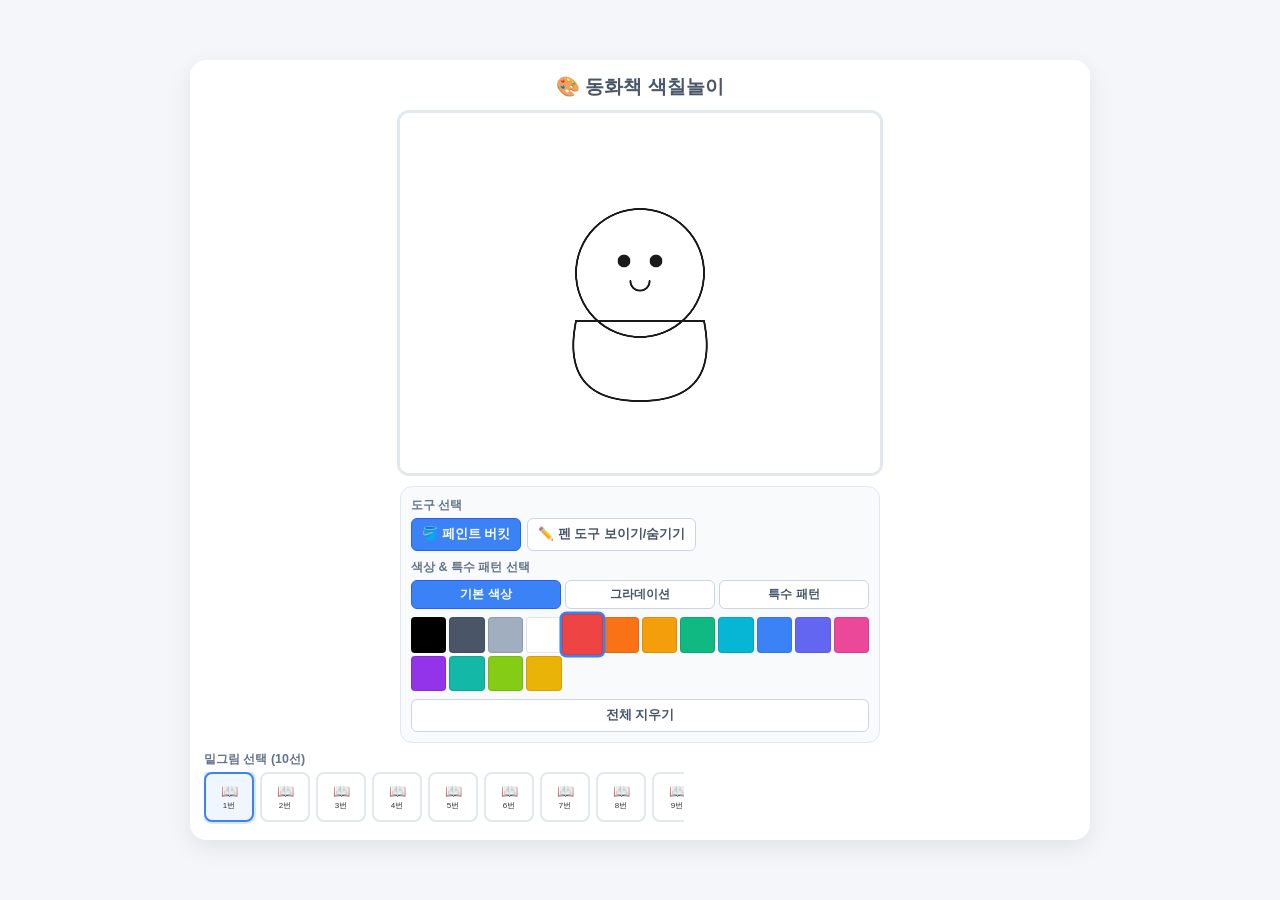
<file: index.html>
<!DOCTYPE html>
<html lang="ko">
<head>
    <meta charset="UTF-8">
    <meta name="viewport" content="width=device-width, initial-scale=1.0, maximum-scale=1.0, user-scalable=no">
    <title>동화책 감성 색칠놀이</title>
    <link rel="stylesheet" href="css/style.css">
</head>
<body>
    <div class="app-container">
        <header>
            <h1>🎨 동화책 색칠놀이</h1>
        </header>

        <div class="main-content">
            <!-- 캔버스 영역 -->
            <div class="canvas-wrapper">
                <canvas id="coloringCanvas" width="600" height="450"></canvas>
            </div>

            <!-- 도구 및 팔레트 패널 -->
            <div class="control-panel">
                <!-- 도구 선택 (기본 페인트 버킷 / 펜 숨김 토글) -->
                <div class="control-group">
                    <span class="control-label">도구 선택</span>
                    <div class="btn-row">
                        <button class="tool-btn active" data-tool="bucket">🪣 페인트 버킷</button>
                        <button class="tool-btn" data-tool="toggle-pen">✏️ 펜 도구 보이기/숨기기</button>
                    </div>
                </div>

                <!-- 숨겨진 펜 도구 (사인펜 / 색연필) -->
                <div class="control-group pen-tools-container" id="penToolsContainer" style="display: none;">
                    <span class="control-label">세부 드로잉 펜</span>
                    <div class="btn-row">
                        <button class="sub-tool-btn active" data-subtool="signpen">사인펜</button>
                        <button class="sub-tool-btn" data-subtool="pencil">색연필</button>
                    </div>
                </div>

                <!-- 색상 및 패턴 팔레트 (단색 + 그라데이션 + 특수 패턴) -->
                <div class="control-group">
                    <span class="control-label">색상 & 특수 패턴 선택</span>
                    <div class="palette-tabs">
                        <button class="p-tab active" data-tab="solid">기본 색상</button>
                        <button class="p-tab" data-tab="gradient">그라데이션</button>
                        <button class="p-tab" data-tab="pattern">특수 패턴</button>
                    </div>
                    
                    <!-- 단색 팔레트 -->
                    <div class="palette-content active" id="paletteSolid">
                        <div class="color-palette" id="solidPalette"></div>
                    </div>
                    <!-- 그라데이션 팔레트 -->
                    <div class="palette-content" id="paletteGradient" style="display: none;">
                        <div class="pattern-palette" id="gradientPalette"></div>
                    </div>
                    <!-- 특수 패턴 팔레트 -->
                    <div class="palette-content" id="palettePattern" style="display: none;">
                        <div class="pattern-palette" id="patternPalette"></div>
                    </div>
                </div>

                <!-- 초기화 버튼 -->
                <div class="control-group">
                    <button id="clearBtn" class="action-btn">전체 지우기</button>
                </div>
            </div>
        </div>

        <!-- 하단 밑그림 10선 선택 슬라이더 -->
        <div class="sketch-selector">
            <span class="control-label" style="margin-bottom: 4px; display: block;">밑그림 선택 (10선)</span>
            <div class="sketch-grid" id="sketch-grid"></div>
        </div>
    </div>

    <script src="js/app.js"></script>
</body>
</html>
</file>
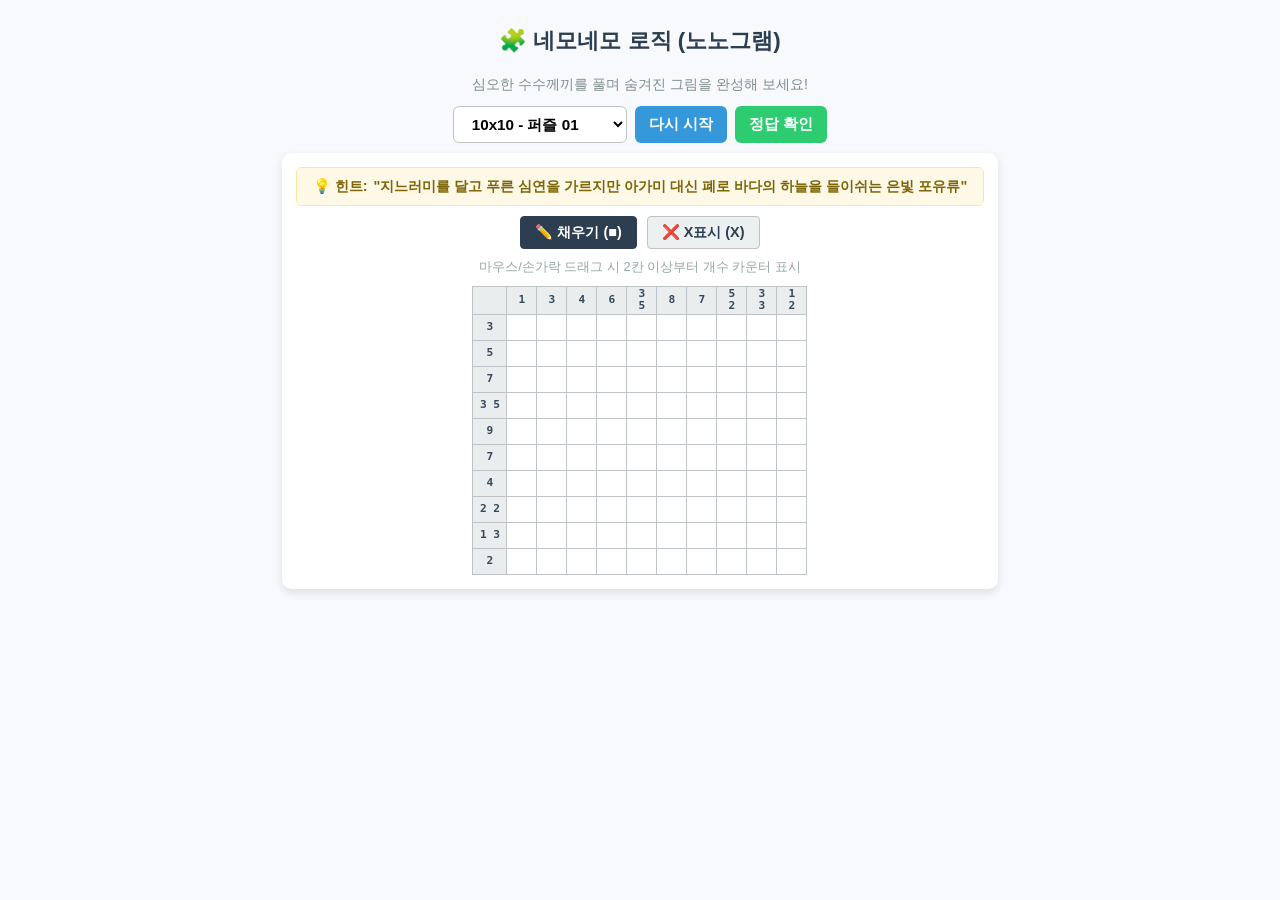
<file: nonogram.html>
<!DOCTYPE html>
<html lang="ko">
<head>
    <meta charset="UTF-8">
    <meta name="viewport" content="width=device-width, initial-scale=1.0, maximum-scale=1.0, user-scalable=no">
    <title>스마트 네모네모 로직 (마스터 에디션)</title>
    <style>
        body {
            font-family: 'Arial', sans-serif;
            background-color: #f7f9fc;
            display: flex;
            flex-direction: column;
            align-items: center;
            justify-content: center;
            margin: 0;
            padding: 10px;
            user-select: none;
            -webkit-user-select: none;
        }
        h1 {
            color: #2c3e50;
            font-size: 1.4rem;
            margin-bottom: 5px;
            text-align: center;
        }
        p.subtitle {
            color: #7f8c8d;
            font-size: 0.9rem;
            margin-bottom: 12px;
            text-align: center;
        }
        .controls {
            margin-bottom: 10px;
            display: flex;
            gap: 8px;
            flex-wrap: wrap;
            justify-content: center;
            align-items: center;
        }
        select, button {
            padding: 8px 14px;
            font-size: 0.95rem;
            border-radius: 6px;
            border: 1px solid #bdc3c7;
            background-color: #fff;
            cursor: pointer;
            font-weight: bold;
        }
        button {
            background-color: #3498db;
            color: white;
            border: none;
        }
        button:active {
            background-color: #2980b9;
        }
        .game-layout {
            display: flex;
            flex-direction: column;
            align-items: center;
            gap: 10px;
            background: white;
            padding: 14px;
            border-radius: 10px;
            box-shadow: 0 4px 10px rgba(0,0,0,0.1);
            max-width: 100%;
            overflow: auto;
            position: relative;
        }
        .hint-banner {
            background-color: #fef9e7;
            border: 1px solid #f9e79f;
            color: #7d6608;
            padding: 8px 16px;
            border-radius: 6px;
            font-size: 0.9rem;
            font-weight: bold;
            display: flex;
            align-items: center;
            gap: 6px;
            max-width: 90vw;
            box-sizing: border-box;
            line-height: 1.4;
        }
        #board-container {
            touch-action: none;
            overflow: auto;
            max-width: 100%;
        }
        table.nonogram-table {
            border-collapse: collapse;
            margin: 0 auto;
            touch-action: none;
        }
        .nonogram-table td {
            border: 1px solid #bdc3c7;
            text-align: center;
            vertical-align: middle;
            font-weight: bold;
            padding: 0;
            user-select: none;
            -webkit-user-select: none;
        }
        .nonogram-table.size-5 td {
            width: 36px;
            height: 36px;
            font-size: 0.85rem;
        }
        .nonogram-table.size-7 td {
            width: 30px;
            height: 30px;
            font-size: 0.78rem;
        }
        .nonogram-table.size-10 td {
            width: 25px;
            height: 25px;
            font-size: 0.72rem;
        }
        .nonogram-table.size-10 .hint-cell {
            font-size: 0.7rem;
            line-height: 1.1;
            padding: 1px 2px;
        }
        .nonogram-table.size-21 td {
            width: 17px;
            height: 17px;
            font-size: 0.58rem;
        }
        .nonogram-table.size-21 .hint-cell {
            font-size: 0.6rem;
            line-height: 1.05;
            padding: 1px;
        }
        .hint-cell {
            background-color: #eaeded;
            color: #34495e;
            font-family: monospace;
            white-space: pre-wrap;
            line-height: 1.15;
            font-size: 0.75rem;
            transition: background-color 0.2s, color 0.2s;
        }

        @keyframes blinkHint {
            0%, 100% {
                background-color: #eaeded;
                color: #34495e;
            }
            50% {
                background-color: #fadbd8;
                color: #c0392b;
                box-shadow: inset 0 0 0 2px #e74c3c;
            }
        }

        .hint-cell.blink-error {
            animation: blinkHint 0.8s ease-in-out infinite;
            position: relative;
            z-index: 5;
        }

        .play-cell {
            background-color: #ffffff;
            cursor: pointer;
            transition: background-color 0.05s;
        }
        .play-cell:hover {
            background-color: #eaf2f8;
        }
        .play-cell.filled {
            background-color: #2c3e50 !important;
        }
        .play-cell.marked::after {
            content: '✕';
            color: #e74c3c;
            font-size: 1rem;
        }
        .nonogram-table.size-10 .play-cell.marked::after {
            font-size: 0.88rem;
        }
        .nonogram-table.size-21 .play-cell.marked::after {
            font-size: 0.75rem;
        }
        .mode-selector {
            display: flex;
            gap: 10px;
        }
        .mode-btn {
            padding: 6px 14px;
            font-size: 0.9rem;
            border-radius: 4px;
            border: 1px solid #bdc3c7;
            background: #ecf0f1;
            color: #2c3e50;
            cursor: pointer;
        }
        .mode-btn.active {
            background: #2c3e50;
            color: white;
            border-color: #2c3e50;
        }
        .tip-text {
            font-size: 0.8rem;
            color: #95a5a6;
            text-align: center;
        }
        .message {
            margin-top: 10px;
            font-size: 1rem;
            line-height: 1.5;
            font-weight: bold;
            text-align: center;
            min-height: 26px;
        }

        #drag-counter {
            position: fixed;
            display: none;
            pointer-events: none;
            background-color: #e74c3c;
            color: #ffffff;
            font-weight: 900;
            font-size: 0.88rem;
            padding: 3px 8px;
            border-radius: 12px;
            box-shadow: 0 3px 8px rgba(0,0,0,0.3);
            z-index: 10000;
            transform: translate(16px, -26px);
            white-space: nowrap;
            letter-spacing: 0.5px;
        }
    </style>
</head>
<body>

    <div id="drag-counter">2</div>

    <h1>🧩 네모네모 로직 (노노그램)</h1>
    <p class="subtitle">심오한 수수께끼를 풀며 숨겨진 그림을 완성해 보세요!</p>

    <div class="controls">
        <select id="stageSelect" onchange="initGame()">
            <optgroup label="⭐ 10 x 10 퍼즐 (신규 정예 10제)">
                <option value="10_0" selected>10x10 - 퍼즐 01</option>
                <option value="10_1">10x10 - 퍼즐 02</option>
                <option value="10_2">10x10 - 퍼즐 03</option>
                <option value="10_3">10x10 - 퍼즐 04</option>
                <option value="10_4">10x10 - 퍼즐 05</option>
                <option value="10_5">10x10 - 퍼즐 06</option>
                <option value="10_6">10x10 - 퍼즐 07</option>
                <option value="10_7">10x10 - 퍼즐 08</option>
                <option value="10_8">10x10 - 퍼즐 09</option>
                <option value="10_9">10x10 - 퍼즐 10</option>
            </optgroup>
            <optgroup label="👑 21 x 21 퍼즐 (마스터 15제)">
                <option value="21_0">21x21 - 퍼즐 01</option>
                <option value="21_1">21x21 - 퍼즐 02</option>
                <option value="21_2">21x21 - 퍼즐 03</option>
                <option value="21_3">21x21 - 퍼즐 04</option>
                <option value="21_4">21x21 - 퍼즐 05</option>
                <option value="21_5">21x21 - 퍼즐 06</option>
                <option value="21_6">21x21 - 퍼즐 07</option>
                <option value="21_7">21x21 - 퍼즐 08</option>
                <option value="21_8">21x21 - 퍼즐 09</option>
                <option value="21_9">21x21 - 퍼즐 10</option>
                <option value="21_10">21x21 - 퍼즐 11</option>
                <option value="21_11">21x21 - 퍼즐 12</option>
                <option value="21_12">21x21 - 퍼즐 13</option>
                <option value="21_13">21x21 - 퍼즐 14</option>
                <option value="21_14">21x21 - 퍼즐 15</option>
            </optgroup>
            <optgroup label="🌿 7 x 7 퍼즐 (도전 20제)">
                <option value="7_0">7x7 - 퍼즐 01</option>
                <option value="7_1">7x7 - 퍼즐 02</option>
                <option value="7_2">7x7 - 퍼즐 03</option>
                <option value="7_3">7x7 - 퍼즐 04</option>
                <option value="7_4">7x7 - 퍼즐 05</option>
                <option value="7_5">7x7 - 퍼즐 06</option>
                <option value="7_6">7x7 - 퍼즐 07</option>
                <option value="7_7">7x7 - 퍼즐 08</option>
                <option value="7_8">7x7 - 퍼즐 09</option>
                <option value="7_9">7x7 - 퍼즐 10</option>
                <option value="7_10">7x7 - 퍼즐 11</option>
                <option value="7_11">7x7 - 퍼즐 12</option>
                <option value="7_12">7x7 - 퍼즐 13</option>
                <option value="7_13">7x7 - 퍼즐 14</option>
                <option value="7_14">7x7 - 퍼즐 15</option>
                <option value="7_15">7x7 - 퍼즐 16</option>
                <option value="7_16">7x7 - 퍼즐 17</option>
                <option value="7_17">7x7 - 퍼즐 18</option>
                <option value="7_18">7x7 - 퍼즐 19</option>
                <option value="7_19">7x7 - 퍼즐 20</option>
            </optgroup>
            <optgroup label="🌱 5 x 5 퍼즐 (입문 20제)">
                <option value="5_0">5x5 - 퍼즐 01</option>
                <option value="5_1">5x5 - 퍼즐 02</option>
                <option value="5_2">5x5 - 퍼즐 03</option>
                <option value="5_3">5x5 - 퍼즐 04</option>
                <option value="5_4">5x5 - 퍼즐 05</option>
                <option value="5_5">5x5 - 퍼즐 06</option>
                <option value="5_6">5x5 - 퍼즐 07</option>
                <option value="5_7">5x5 - 퍼즐 08</option>
                <option value="5_8">5x5 - 퍼즐 09</option>
                <option value="5_9">5x5 - 퍼즐 10</option>
                <option value="5_10">5x5 - 퍼즐 11</option>
                <option value="5_11">5x5 - 퍼즐 12</option>
                <option value="5_12">5x5 - 퍼즐 13</option>
                <option value="5_13">5x5 - 퍼즐 14</option>
                <option value="5_14">5x5 - 퍼즐 15</option>
                <option value="5_15">5x5 - 퍼즐 16</option>
                <option value="5_16">5x5 - 퍼즐 17</option>
                <option value="5_17">5x5 - 퍼즐 18</option>
                <option value="5_18">5x5 - 퍼즐 19</option>
                <option value="5_19">5x5 - 퍼즐 20</option>
            </optgroup>
        </select>
        <button onclick="initGame()">다시 시작</button>
        <button onclick="checkAnswer()" style="background-color: #2ecc71;">정답 확인</button>
    </div>

    <div class="game-layout">
        <div class="hint-banner" id="hintBanner">
            <span>💡 힌트:</span> <span id="hintText">로딩 중...</span>
        </div>

        <div class="mode-selector">
            <button class="mode-btn active" id="modeFill" onclick="setMode('fill')">✏️ 채우기 (■)</button>
            <button class="mode-btn" id="modeMark" onclick="setMode('mark')">❌ X표시 (X)</button>
        </div>
        <div class="tip-text">마우스/손가락 드래그 시 2칸 이상부터 개수 카운터 표시</div>
        <div id="board-container"></div>
    </div>

    <div class="message" id="message"></div>

    <script>
        let size = 10;
        let solution = [];
        let playerBoard = [];
        let currentMode = 'fill';
        let currentTitle = '';
        
        let isDragging = false;
        let startR = -1;
        let startC = -1;
        let dragTargetVal = 0;
        let boardSnapshot = [];
        let activeLineCells = [];
        let touchEventsInitialized = false;

        function parseGrid(arr) {
            return arr.map(row => row.split('').map(Number));
        }

        const puzzleDatabase = {
            5: [
                { title: "돛단배", hint: "바람의 숨결을 빌려 푸른 심연의 등뼈를 타넘는 삼각의 방랑자", grid: parseGrid(["01000","01100","01111","11110","00100"]) },
                { title: "오리", hint: "물밑에선 쉼 없이 발버둥 치며 수면 위에선 태연히 미끄러지는 깃털", grid: parseGrid(["01100","11100","00111","01111","00110"]) },
                { title: "열쇠", hint: "맞물린 톱니의 비밀을 풀어 굳게 닫힌 경계를 허무는 쇠붙이", grid: parseGrid(["01100","11110","00100","00110","00111"]) },
                { title: "계단", hint: "중력을 거슬러 하늘로 딛거나, 대지의 품으로 침묵하며 꺾여 내려가는 발판", grid: parseGrid(["11000","11110","01111","00111","00011"]) },
                { title: "머그컵", hint: "속을 비워 뜨거운 온기를 품고, 둥근 귀 하나로 사람의 손길을 붙잡는 그릇", grid: parseGrid(["11110","10011","10011","11110","01100"]) },
                { title: "우산", hint: "하늘이 눈물 흘릴 때만 뼈대를 펼쳐 지상의 머리를 감싸는 방패", grid: parseGrid(["01110","11111","00100","00100","01100"]) },
                { title: "음표", hint: "오선이라는 보이지 않는 줄 위에 매달려 침묵에 소리를 입히는 검은 씨앗", grid: parseGrid(["00111","00101","00101","11101","11011"]) },
                { title: "의자", hint: "네 개의 발을 딛고 서서 오직 남의 무게만을 온전히 짊어지는 침묵의 자리", grid: parseGrid(["11000","11000","11111","11011","10001"]) },
                { title: "새싹", hint: "어둠의 껍질을 찢고 솟아올라 태양의 빛줄기를 두 팔 벌려 맞이하는 첫 숨", grid: parseGrid(["01100","11101","00111","00100","01110"]) },
                { title: "비행기", hint: "거대한 쇠의 날개로 대기의 흐름을 가르고 국경의 선을 지워버리는 은빛 새", grid: parseGrid(["00100","01110","11111","00100","01111"]) },
                { title: "모래시계", hint: "두 개의 방을 오가며 한 알의 먼지로 영원을 갉아먹는 시간의 감옥", grid: parseGrid(["11111","01110","00100","01110","11111"]) },
                { title: "버섯", hint: "그늘진 축축함 속에서 피어나 지혜의 모자를 쓰고 홀로 선 균사", grid: parseGrid(["01110","11111","00100","00100","01110"]) },
                { title: "닻", hint: "거친 파도 속으로 제 몸을 던져 거인의 발목을 바닥에 묶어두는 쇠갈고리", grid: parseGrid(["00100","10101","01110","00100","11111"]) },
                { title: "나비", hint: "추한 허물을 벗어던지고 공중의 꽃잎이 되어 춤추는 봄의 환영", grid: parseGrid(["11011","11111","00100","11111","11011"]) },
                { title: "가위", hint: "하나의 심장을 나누어 가진 두 날이 마주칠 때마다 세상의 인연을 가르는 도구", grid: parseGrid(["11011","11011","00100","01010","10001"]) },
                { title: "전구", hint: "가느다란 심장에 번개를 가두어 밤을 낮으로 바꾸는 유리 알", grid: parseGrid(["01110","11111","11111","01110","00100"]) },
                { title: "활", hint: "제 등을 활처럼 휘어 침묵의 화살에 분노의 속도를 실어 보내는 무기", grid: parseGrid(["01100","10010","10001","10010","01100"]) },
                { title: "나무", hint: "대지의 깊은 곳을 움켜쥐고 하늘을 향해 무수한 푸른 손을 뻗는 거인", grid: parseGrid(["00100","01110","11111","00100","00100"]) },
                { title: "하트", hint: "붉은 고동으로 생명을 펌프질하며 모든 시와 노래의 근원이 되는 기관", grid: parseGrid(["01010","11111","11111","01110","00100"]) },
                { title: "달", hint: "스스로 빛나지 못하면서도 어둠 속에서 태양의 얼굴을 은빛으로 훔쳐 비추는 거울", grid: parseGrid(["00110","01100","11000","01100","00110"]) }
            ],
            7: [
                { title: "요트", hint: "엔진의 굉음 없이 하얀 돛폭만으로 바다의 분노를 유희하는 날렵한 칼날", grid: parseGrid(["0010000","0011000","0111100","0010000","1111110","0111100","1101101"]) },
                { title: "커피잔", hint: "검은 액체 위로 피어오르는 아지랑이에 하루의 피로를 녹여내는 작은 연못", grid: parseGrid(["0101000","0010100","1111110","1111101","1111101","0111011","0111110"]) },
                { title: "사과", hint: "낙원의 금기를 깨뜨리고 중력의 법칙을 일깨워준 유혹의 붉은 구체", grid: parseGrid(["0001100","0010100","0111110","1111111","1111111","1111110","0110110"]) },
                { title: "보물 열쇠", hint: "오랜 세월 봉인된 탐욕과 황금의 빗장을 푸는 낡은 금속 조각", grid: parseGrid(["0111000","1101100","1101100","0111000","0010000","0011100","0011111"]) },
                { title: "달팽이", hint: "제 집을 등 뒤에 짊어진 채 은빛 궤적을 그리며 세상에서 가장 느리게 걷는 은둔자", grid: parseGrid(["0011100","0110110","0101110","0111100","0011010","1111111","0111110"]) },
                { title: "헬리콥터", hint: "날개를 제 머리 위에서 돌려 수직으로 허공을 뚫고 솟구치는 잠자리", grid: parseGrid(["1111110","0010000","0111111","1101101","0111100","0010100","0111100"]) },
                { title: "고양이", hint: "소리 없이 다가와 경계의 눈빛을 거두지 않는 밤의 지배자", grid: parseGrid(["1100011","1110111","1111111","1011111","1110111","0111110","0011100"]) },
                { title: "선인장", hint: "타는 갈증을 제 몸 안에 가두고 무수한 가시로 사막의 침략자를 밀어내는 파수꾼", grid: parseGrid(["0001100","1101100","1101111","0111101","0001100","0111110","0011100"]) },
                { title: "피아노", hint: "흑과 백, 여든여덟 개의 계단을 오르내리며 영혼을 흔드는 울림의 거목", grid: parseGrid(["1111111","1111110","1010110","1111110","1000010","1000010","1101011"]) },
                { title: "왕관", hint: "피와 권세로 벼려내어 오직 한 사람의 이마만을 허락하는 황금 족쇄", grid: parseGrid(["1001000","1101011","1111111","0111110","0101010","1111111","1111111"]) },
                { title: "해마", hint: "말의 머리와 용의 비늘을 품고 바닷말 숲에 꼬리를 감아 숨죽인 기사", grid: parseGrid(["0011000","0111100","0011000","0011100","0001100","0011000","0110000"]) },
                { title: "다이아몬드", hint: "수억 년 지하의 고열과 압력을 견뎌내고 태어난 지상에서 가장 단단한 빛", grid: parseGrid(["0001000","0011100","0111110","1111111","0111110","0011100","0001000"]) },
                { title: "등대", hint: "폭풍우 치는 암흑의 수평선에 외눈박이 빛줄기를 쏘아 길 잃은 배를 부르는 기둥", grid: parseGrid(["0001000","0011100","0011100","0111110","0111110","1111111","1111111"]) },
                { title: "전갈", hint: "모래 속에 숨어 독이 오른 꼬리를 치켜들고 죽음의 입맞춤을 기다리는 사막의 자객", grid: parseGrid(["0000110","0000011","0111001","1111101","0111110","1000001","0110110"]) },
                { title: "나침반", hint: "흔들리는 세상 한가운데서도 오직 보이지 않는 북극만을 가리키며 떠는 바늘", grid: parseGrid(["0001000","0011100","0111110","1110111","0111110","0011100","0001000"]) },
                { title: "하프", hint: "천사의 날개를 닮은 활에 줄을 걸어 천상의 선율을 튕겨내는 울림통", grid: parseGrid(["1111110","1000010","1000110","1001100","1011000","1110000","1111111"]) },
                { title: "풍차", hint: "사계절 불어오는 대기의 한숨을 받아 돌을 갈고 가루를 빻는 거대한 바람개비", grid: parseGrid(["1100011","0110110","0011100","1111111","0011100","0110110","1100011"]) },
                { title: "거미", hint: "공중에 투명한 그물을 엮어 제 진동에 걸려든 운명을 기다리는 팔척의 직조공", grid: parseGrid(["1000001","0101010","0011100","1111111","0011100","0101010","1000001"]) },
                { title: "모아이", hint: "망망대해를 등지고 서서 묵묵히 섬의 비밀을 삼킨 채 영원을 응시하는 석상", grid: parseGrid(["0111100","0111100","0110000","0111100","0110000","0111110","1111111"]) },
                { title: "화살", hint: "한 번 시위를 떠나면 뒤돌아보지 않고 오직 과녁의 심장만을 파고드는 직선의 비수", grid: parseGrid(["0000001","0000011","0000101","0001000","0010000","0100000","1000000"]) }
            ],
            10: [
                { title: "돌고래", hint: "지느러미를 달고 푸른 심연을 가르지만 아가미 대신 폐로 바다의 하늘을 들이쉬는 은빛 포유류", grid: parseGrid([
                    "0000111000",
                    "0001111100",
                    "0011111110",
                    "0111011111",
                    "1111111110",
                    "0111111100",
                    "0001111000",
                    "0000110110",
                    "0000100111",
                    "0000000011"
                ]) },
                { title: "체스 나이트", hint: "직선의 규칙을 비웃으며 보이지 않는 장벽을 뛰어넘어 L자로 사냥하는 흑백 판 위의 군마", grid: parseGrid([
                    "0001111000",
                    "0011111100",
                    "0111111100",
                    "1110011100",
                    "1100111100",
                    "0001111100",
                    "0000111110",
                    "0000111110",
                    "0001111111",
                    "0011111111"
                ]) },
                { title: "카메라", hint: "찰나의 빛을 어둠의 상자 속에 가두어 흘러가는 시간을 영원의 침묵으로 박제하는 기계", grid: parseGrid([
                    "0011000000",
                    "0011000110",
                    "1111111110",
                    "1110011111",
                    "1100000111",
                    "1101100111",
                    "1101100111",
                    "1100000111",
                    "1110011111",
                    "1111111110"
                ]) },
                { title: "열기구", hint: "거대한 비단 주머니에 불꽃의 숨결을 불어넣어 바람의 뜻대로 하늘을 유랑하는 바구니", grid: parseGrid([
                    "0000111100",
                    "0001111110",
                    "0011111111",
                    "0011111111",
                    "0001111110",
                    "0000111100",
                    "1100011000",
                    "1110011000",
                    "1111011110",
                    "0110000000"
                ]) },
                { title: "부엉이", hint: "모두가 잠든 암흑 속에서 목을 돌려 진실을 꿰뚫어 보며 지혜의 눈을 번뜩이는 밤의 영물", grid: parseGrid([
                    "0110001100",
                    "1111011110",
                    "1011111010",
                    "1111111100",
                    "0111111110",
                    "0111111111",
                    "0011111111",
                    "1111111111",
                    "0011001100",
                    "0000001100"
                ]) },
                { title: "촛대", hint: "제 몸을 녹여 눈물로 흘리면서도 어둠의 심장에 붉은 불꽃 하나를 꼿꼿이 세운 제단", grid: parseGrid([
                    "0000100000",
                    "0001110000",
                    "0001110000",
                    "0000100000",
                    "0011111000",
                    "0011111000",
                    "0111111000",
                    "0101111010",
                    "0001111110",
                    "1111111111"
                ]) },
                { title: "망원경", hint: "둥근 유리알 두 개를 겹쳐 수억 광년 저편의 과거를 인간의 눈동자 앞으로 당겨오는 원통", grid: parseGrid([
                    "0000000111",
                    "0000001111",
                    "0000011111",
                    "0000111110",
                    "0001111000",
                    "0001111000",
                    "0011101100",
                    "0111000110",
                    "1110000011",
                    "1100000001"
                ]) },
                { title: "만년필", hint: "검은 피를 심장까지 머금고 종이라는 순백의 대지에 영혼의 사유를 새겨나가는 금빛 부리", grid: parseGrid([
                    "0000000011",
                    "0000000111",
                    "0000001111",
                    "0000011110",
                    "0000111100",
                    "0001111000",
                    "0011110000",
                    "0111100000",
                    "1110000000",
                    "1111111111"
                ]) },
                { title: "열대어", hint: "산호초 미로 속을 유영하며 오색찬란한 지느러미로 바다의 꽃잎이 되어 흔들리는 작은 생명", grid: parseGrid([
                    "0000110000",
                    "0001111000",
                    "0011111100",
                    "0111111110",
                    "1101111111",
                    "1111111011",
                    "0111111111",
                    "0011111100",
                    "0001111000",
                    "0001100000"
                ]) },
                { title: "마법 모자", hint: "별과 달의 문양을 수놓은 채 뾰족한 끝을 구부리고 침묵의 지혜를 머리 위에 얹는 고깔", grid: parseGrid([
                    "0000011000",
                    "0000111100",
                    "0000111000",
                    "0001111000",
                    "0001111000",
                    "0011111100",
                    "0011111110",
                    "0111111110",
                    "1111111111",
                    "0111111110"
                ]) }
            ],
            21: [
                { title: "브라키오사우루스", hint: "대륙이 갈라지기 전, 구름 아래 가장 높은 나뭇가지를 꺾어 삼키던 태고의 기둥", grid: parseGrid([
                    "011000000000000000110","111100000000000001111","011110000000000000110","001110000000000000010","000111000000000000001",
                    "000111000000000000001","000011100000000000010","000011110000000000110","000001111110000001100","000001111111100011000",
                    "000011111111111110000","000111111111111111100","001111111111111111100","001111111111111100110","000111111111111000011",
                    "000111000111110000001","000111000111011000000","000111000111001100000","000111000111001100000","001111001111011110000",
                    "111111111111111111111"
                ]) },
                { title: "중세 성", hint: "외적의 칼날을 막아선 거대한 회색 성벽과 허공을 찌르는 뾰족탑의 요새", grid: parseGrid([
                    "000001110000000000000","000001100000000000000","000001000000001110000","000001000000001100000","000101010000001000000",
                    "000111110000010101000","000011100000011111000","000010100000001110000","000011100000001010000","101011101010101110101",
                    "111111111111111111111","111111111111111111111","101110111011111011101","101110111011111011101","111111111111111111111",
                    "111111100000111111111","111111000000011111111","111111010101011111111","111111000000011111111","111111000000011111111",
                    "111111111111111111111"
                ]) },
                { title: "우주 로켓", hint: "중력의 감옥을 탈출하기 위해 꼬리에서 불지옥을 뿜어내며 암흑으로 돌진하는 거인", grid: parseGrid([
                    "000000000000000001100","001000000000000011110","011100000000000111110","001000000000001100110","000000000000011100111",
                    "000000000000111111111","000000000001111111100","000000000011111110000","000000000011011100000","000000000110001100001",
                    "000000000011011000000","000011100001110000000","001111111000000001100","011001111100000011110","110000111110000001100",
                    "110000110011000000000","111001100001000000000","111111100001000000001","011111110011000000000","001111111110000000000",
                    "000011111000000000110"
                ]) },
                { title: "통기타", hint: "비어있기에 비로소 울릴 수 있는 목재의 몸체에 여섯 줄의 영혼을 얹은 악기", grid: parseGrid([
                    "011100000000000000000","111110000000000000000","011100000000000000000","111110000000000000000","001100000000000000000",
                    "000110000000000000000","000011000000000000000","000001100000000000000","000000111000000000000","000000111110000000000",
                    "000001111111000000000","000011111111100000000","000001100111110000000","000000100111111000000","000001111111111100000",
                    "000011111111111110000","000111110011111111000","001111110011111111100","000111111111111111110","000011111111111111111",
                    "000000111111111111110"
                ]) },
                { title: "토코투칸", hint: "자신의 머리통보다 거대한 무지갯빛 부리로 밀림의 열매를 가르는 열대의 파수꾼", grid: parseGrid([
                    "000000111000000000000","000001111100000000000","000011111110000000000","000011011111111110000","000011111111111111100",
                    "000001111111111111110","000001111100111111111","000001111111111111110","000011111111111111000","000111111111110000000",
                    "001111111110000000000","001111111110000000000","011111111100000000000","111111111100000000000","111111111100000000000",
                    "011111111110000000000","111111111111111111111","000111111111111111110","001111000000000011000","001110000000000001100",
                    "000110000000000000100"
                ]) },
                { title: "해적선", hint: "해골 깃발을 나부끼며 대포의 화염으로 수평선을 피로 물들이던 바다의 약탈자", grid: parseGrid([
                    "000000000100000000000","000000001110000000000","000000011111000000000","000000111111100000000","000001111111110000000",
                    "000000000100000000000","000011100100111000000","000111110101111100000","001111111111111110000","000000000100000000000",
                    "000000000100000000000","111111111111111111110","111111111111111111111","011111111111111111110","001111111111111111100",
                    "000111111111111111000","000011111111111110000","000001111111111100000","111111111111111111111","011011011011011011011",
                    "001100110011001100110"
                ]) },
                { title: "피닉스", hint: "제 몸을 불태운 잿더미 속에서 찬란한 날갯짓으로 다시 부활하는 영원의 신조", grid: parseGrid([
                    "000000000010000000000","000000000111000000000","100000001101100000001","110000011111110000011","111000111111111000111",
                    "011101111111111101110","001111111010111111100","000111110010011111000","000011111010111110000","000111111111111111000",
                    "001111111111111111100","011111111111111111110","001111110111011111100","000111100111001111000","000011000111000110000",
                    "000000001111100000000","000000011111110000000","000000011010110000000","000000110010011000000","000001100010001100000",
                    "000011000010000110000"
                ]) },
                { title: "유니콘", hint: "순결한 처녀의 손길에만 머리를 뉘인다는 이마에 나선형 뿔을 세운 환상의 영물", grid: parseGrid([
                    "000000000000000000001","000000000000000000011","000000000000000000110","000000000000000011000","000000000000000110000",
                    "000000000000011100000","000000000001111110000","000000000111111111000","000000001111011111000","000000011111111110000",
                    "000000111111111000000","000001111111110000000","000011111111100000000","000111111111100000000","001111111111110000000",
                    "011111111111111000000","111111111111111100000","111100111111001110000","110000111100000110000","110000111100000110000",
                    "110000111100000110000"
                ]) },
                { title: "잠수함", hint: "태양빛조차 도달하지 못하는 암흑의 심해에서 숨죽여 잠행하는 거대한 쇠고래", grid: parseGrid([
                    "000000000010000000000","000000000010000000000","000000000111000000000","000000000111000000000","000000011111110000000",
                    "000000011111110000000","000111111111111111100","011111111111111111110","111111111111111111111","111111111111111111111",
                    "111111111111111111111","011111111111111111110","000111111111111111100","000000000000000000000","000001000001000001000",
                    "000011100011100011100","000001000001000001000","000000000000000000000","001111100111110011111","111111111111111111111",
                    "011111001111100111110"
                ]) },
                { title: "페가수스", hint: "단단한 대지를 박차고 은빛 날개를 펼쳐 별자리 사이로 비상하는 신화의 날개 달린 말", grid: parseGrid([
                    "000000000000000001100","000000000000000011110","000000000000000111100","000000000000001111000","011110000000011110000",
                    "111111100000111100000","011111110001111000000","001111111011110000000","000111111111111100000","000011111111111110000",
                    "000001111111111111000","000000111111111111100","000001111111111111110","000011111111111101110","000111111111110000110",
                    "001111111111100000000","011110011111100000000","011100001111100000000","111000000111110000000","110000000011111000000",
                    "100000000001111000000"
                ]) },
                { title: "동양 용", hint: "여의주를 물고 구름과 천둥을 휘감으며 하늘로 굽이쳐 오르는 비늘 덮인 제왕", grid: parseGrid([
                    "000000000000001100000","000000000000111110000","000000000011111110000","000000001111111000000","000000111111000000000",
                    "000011111100000000000","000111110000000000000","001111100000111111000","011111000011111111100","111110001111111111110",
                    "111100011111100011110","111100111110000001111","111111111100000000111","011111111000000000111","001111111000000001111",
                    "000111111100000011110","000011111111001111100","000001111111111111000","000000011111111100000","000000000111111000000",
                    "000000000001100000000"
                ]) },
                { title: "기마 기사", hint: "강철 갑옷을 두르고 창을 겨눈 채 전장의 포화를 뚫고 돌진하는 철혈의 전사", grid: parseGrid([
                    "000000000010000000000","000000000111000000000","000000001111100000000","000000000111000000000","000000011111110000000",
                    "000000111111111000000","000001111111111100000","000011111111111110000","000111111111111111000","001111111111111111100",
                    "011111111111111111110","111111111111111111111","111111111111111111111","011111111111111111110","001111111111111111100",
                    "000111110000011111000","000111100000001111000","000111000000000111000","000110000000000011000","001110000000000011100",
                    "011110000000000011110"
                ]) },
                { title: "스핑크스", hint: "모래바람 속에 웅크린 채 오가는 여행자에게 죽음의 질문을 던지던 반인반수의 파수병", grid: parseGrid([
                    "000000000111100000000","000000001111110000000","000000011011011000000","000000011111111000000","000000001111110000000",
                    "000000000111100000000","000000011111111000000","000000111111111100000","000001111111111110000","000011111111111111000",
                    "000111111111111111100","001111111111111111110","011111111111111111111","111111111111111111111","111111111111111111111",
                    "111111111111111111111","111111111111111111111","111111111111111111111","111111111111111111111","111111111111111111111",
                    "111111111111111111111"
                ]) },
                { title: "풍차 방앗간", hint: "끝없는 평원 언덕 위에서 사계절 쉬지 않고 허공을 낚아채어 곡식을 빻는 네 잎의 거인", grid: parseGrid([
                    "000000000010000000000","110000000111000000011","111100000111000001111","011111000111000111110","001111100111001111100",
                    "000111110111011111000","000011111111111110000","000001111111111100000","000000111111111000000","111111111111111111111",
                    "000000000111000000000","000000000111000000000","000000001111100000000","000000001111100000000","000000011111110000000",
                    "000000011111110000000","000000111111111000000","000000111101111000000","000001111101111100000","000001111101111100000",
                    "111111111111111111111"
                ]) },
                { title: "자유의 여신상", hint: "신대륙의 관문에서 횃불을 높이 들고 지친 방랑자들에게 쉼터를 약속하는 거대한 녹색 여인", grid: parseGrid([
                    "000000000000000001100","000000000000000011110","000000000000000001100","000000000100000001000","000000001110000011000",
                    "000000011111000011000","000000001110000110000","000000011111000110000","000000111111101100000","000001111111111100000",
                    "000011111111111000000","000011111111111000000","000001111111110000000","000001111111110000000","000001111111110000000",
                    "000001111111110000000","000001111111110000000","000001111111110000000","000011111111111000000","000111111111111100000",
                    "111111111111111111111"
                ]) }
            ]
        };

        function clearBlinkErrors() {
            document.querySelectorAll('.hint-cell').forEach(cell => {
                cell.classList.remove('blink-error');
            });
        }

        function initGame() {
            const parts = document.getElementById('stageSelect').value.split('_');
            size = parseInt(parts[0]);
            const puzzleIdx = parseInt(parts[1]);

            const selectedPuzzle = puzzleDatabase[size][puzzleIdx];
            solution = selectedPuzzle.grid;
            currentTitle = selectedPuzzle.title;
            
            document.getElementById('hintText').innerText = `"${selectedPuzzle.hint}"`;
            document.getElementById('message').innerText = '';

            isDragging = false;
            startR = -1;
            startC = -1;
            activeLineCells = [];
            boardSnapshot = [];
            const counter = document.getElementById('drag-counter');
            if (counter) counter.style.display = 'none';

            clearBlinkErrors();
            playerBoard = Array(size).fill(0).map(() => Array(size).fill(0));
            renderBoard();
        }

        function setMode(mode) {
            currentMode = mode;
            document.getElementById('modeFill').classList.toggle('active', mode === 'fill');
            document.getElementById('modeMark').classList.toggle('active', mode === 'mark');
        }

        function getHints(line) {
            let hints = [];
            let count = 0;
            for (let val of line) {
                if (val === 1) {
                    count++;
                } else if (count > 0) {
                    hints.push(count);
                    count = 0;
                }
            }
            if (count > 0) hints.push(count);
            return hints.length > 0 ? hints.join(' ') : '0';
        }

        function renderBoard() {
            const container = document.getElementById('board-container');
            
            let rowHints = solution.map(row => getHints(row));
            let colHints = [];
            for (let c = 0; c < size; c++) {
                let col = [];
                for (let r = 0; r < size; r++) {
                    col.push(solution[r][c]);
                }
                colHints.push(getHints(col));
            }

            let html = `<table class="nonogram-table size-${size}">`;
            
            html += '<tr><td class="hint-cell"></td>';
            for (let c = 0; c < size; c++) {
                html += `<td class="hint-cell" id="col-hint-${c}">${colHints[c].split(' ').join('<br>')}</td>`;
            }
            html += '</tr>';

            for (let r = 0; r < size; r++) {
                html += '<tr>';
                html += `<td class="hint-cell" id="row-hint-${r}" style="padding: 0 4px;">${rowHints[r]}</td>`;
                
                for (let c = 0; c < size; c++) {
                    html += `<td class="play-cell" id="cell-${r}-${c}" 
                                onmousedown="handleMouseDown(${r}, ${c}, event)"></td>`;
                }
                html += '</tr>';
            }

            html += '</table>';
            container.innerHTML = html;
            container.oncontextmenu = (e) => e.preventDefault();
        }

        function handleMouseDown(r, c, event) {
            if (event.button !== 0 && event.button !== 2) return;
            event.preventDefault();

            let isRightClick = (event.button === 2);
            startDrag(r, c, event.clientX, event.clientY, isRightClick);
        }

        function startDrag(r, c, clientX, clientY, isSecondaryAction) {
            clearBlinkErrors();
            isDragging = true;
            startR = r;
            startC = c;
            activeLineCells = [];
            boardSnapshot = playerBoard.map(row => [...row]);

            let activeMode = currentMode;
            if (isSecondaryAction) {
                activeMode = (currentMode === 'fill') ? 'mark' : 'fill';
            }

            let curVal = playerBoard[r][c];
            if (activeMode === 'fill') {
                dragTargetVal = (curVal === 1) ? 0 : 1;
            } else {
                dragTargetVal = (curVal === -1) ? 0 : -1;
            }

            const counter = document.getElementById('drag-counter');
            if (counter) counter.style.display = 'none';

            updateLine(r, c, clientX, clientY);
        }

        function updateLine(curR, curC, clientX, clientY) {
            const dr = Math.abs(curR - startR);
            const dc = Math.abs(curC - startC);

            let lineCells = [];
            if (dc >= dr) {
                const minC = Math.min(startC, curC);
                const maxC = Math.max(startC, curC);
                for (let c = minC; c <= maxC; c++) {
                    lineCells.push({r: startR, c: c});
                }
            } else {
                const minR = Math.min(startR, curR);
                const maxR = Math.max(startR, curR);
                for (let r = minR; r <= maxR; r++) {
                    lineCells.push({r: r, c: startC});
                }
            }

            for (let cell of activeLineCells) {
                const origVal = boardSnapshot[cell.r][cell.c];
                playerBoard[cell.r][cell.c] = origVal;
                updateCellDOM(cell.r, cell.c, origVal);
            }

            for (let cell of lineCells) {
                playerBoard[cell.r][cell.c] = dragTargetVal;
                updateCellDOM(cell.r, cell.c, dragTargetVal);
            }

            activeLineCells = lineCells;

            const counter = document.getElementById('drag-counter');
            if (counter) {
                if (lineCells.length >= 2) {
                    counter.innerText = lineCells.length;
                    counter.style.display = 'block';
                    if (clientX !== undefined && clientY !== undefined) {
                        counter.style.left = `${clientX}px`;
                        counter.style.top = `${clientY}px`;
                    }
                } else {
                    counter.style.display = 'none';
                }
            }
        }

        function updateCellDOM(r, c, val) {
            const el = document.getElementById(`cell-${r}-${c}`);
            if (!el) return;
            el.className = 'play-cell';
            if (val === 1) el.classList.add('filled');
            if (val === -1) el.classList.add('marked');
        }

        window.addEventListener('mousemove', (e) => {
            if (!isDragging) return;
            const counter = document.getElementById('drag-counter');
            if (counter && counter.style.display === 'block') {
                counter.style.left = `${e.clientX}px`;
                counter.style.top = `${e.clientY}px`;
            }

            const target = document.elementFromPoint(e.clientX, e.clientY);
            if (target && target.classList.contains('play-cell')) {
                const parts = target.id.split('-');
                updateLine(parseInt(parts[1]), parseInt(parts[2]), e.clientX, e.clientY);
            }
        });

        window.addEventListener('mouseup', () => {
            if (isDragging) {
                isDragging = false;
                const counter = document.getElementById('drag-counter');
                if (counter) counter.style.display = 'none';
            }
        });

        function initTouchEventsOnce() {
            if (touchEventsInitialized) return;
            touchEventsInitialized = true;

            const container = document.getElementById('board-container');

            container.addEventListener('touchstart', (e) => {
                if (e.touches.length > 1) return;
                const touch = e.touches[0];
                const target = document.elementFromPoint(touch.clientX, touch.clientY);
                if (target && target.classList.contains('play-cell')) {
                    e.preventDefault();
                    const parts = target.id.split('-');
                    startDrag(parseInt(parts[1]), parseInt(parts[2]), touch.clientX, touch.clientY, false);
                }
            }, { passive: false });

            container.addEventListener('touchmove', (e) => {
                if (!isDragging || e.touches.length > 1) return;
                e.preventDefault();
                const touch = e.touches[0];
                
                const target = document.elementFromPoint(touch.clientX, touch.clientY);
                if (target && target.classList.contains('play-cell')) {
                    const parts = target.id.split('-');
                    updateLine(parseInt(parts[1]), parseInt(parts[2]), touch.clientX, touch.clientY);
                } else {
                    const counter = document.getElementById('drag-counter');
                    if (counter && counter.style.display === 'block') {
                        counter.style.left = `${touch.clientX}px`;
                        counter.style.top = `${touch.clientY}px`;
                    }
                }
            }, { passive: false });

            const endTouch = () => {
                if (isDragging) {
                    isDragging = false;
                    const counter = document.getElementById('drag-counter');
                    if (counter) counter.style.display = 'none';
                }
            };

            window.addEventListener('touchend', endTouch);
            window.addEventListener('touchcancel', endTouch);
        }

        function checkAnswer() {
            const msg = document.getElementById('message');
            clearBlinkErrors();

            let wrongRows = [];
            let wrongCols = [];

            for (let r = 0; r < size; r++) {
                for (let c = 0; c < size; c++) {
                    let actual = (playerBoard[r][c] === 1) ? 1 : 0;
                    if (actual !== solution[r][c]) {
                        wrongRows.push(r);
                        break;
                    }
                }
            }

            for (let c = 0; c < size; c++) {
                for (let r = 0; r < size; r++) {
                    let actual = (playerBoard[r][c] === 1) ? 1 : 0;
                    if (actual !== solution[r][c]) {
                        wrongCols.push(c);
                        break;
                    }
                }
            }

            if (wrongRows.length === 0 && wrongCols.length === 0) {
                msg.style.color = '#27ae60';
                msg.innerHTML = `🎉 정답입니다! 수수께끼의 정체는 [<b>${currentTitle}</b>]였습니다!`;
            } else {
                wrongRows.forEach(r => {
                    const el = document.getElementById(`row-hint-${r}`);
                    if (el) el.classList.add('blink-error');
                });
                wrongCols.forEach(c => {
                    const el = document.getElementById(`col-hint-${c}`);
                    if (el) el.classList.add('blink-error');
                });

                msg.style.color = '#c0392b';
                msg.innerText = '❌ 아직 완성되지 않았거나 틀린 부분이 있습니다. 깜빡이는 힌트를 확인해 보세요!';
            }
        }

        window.onload = () => {
            initGame();
            initTouchEventsOnce();
        };
    </script>
</body>
</html>
</file>
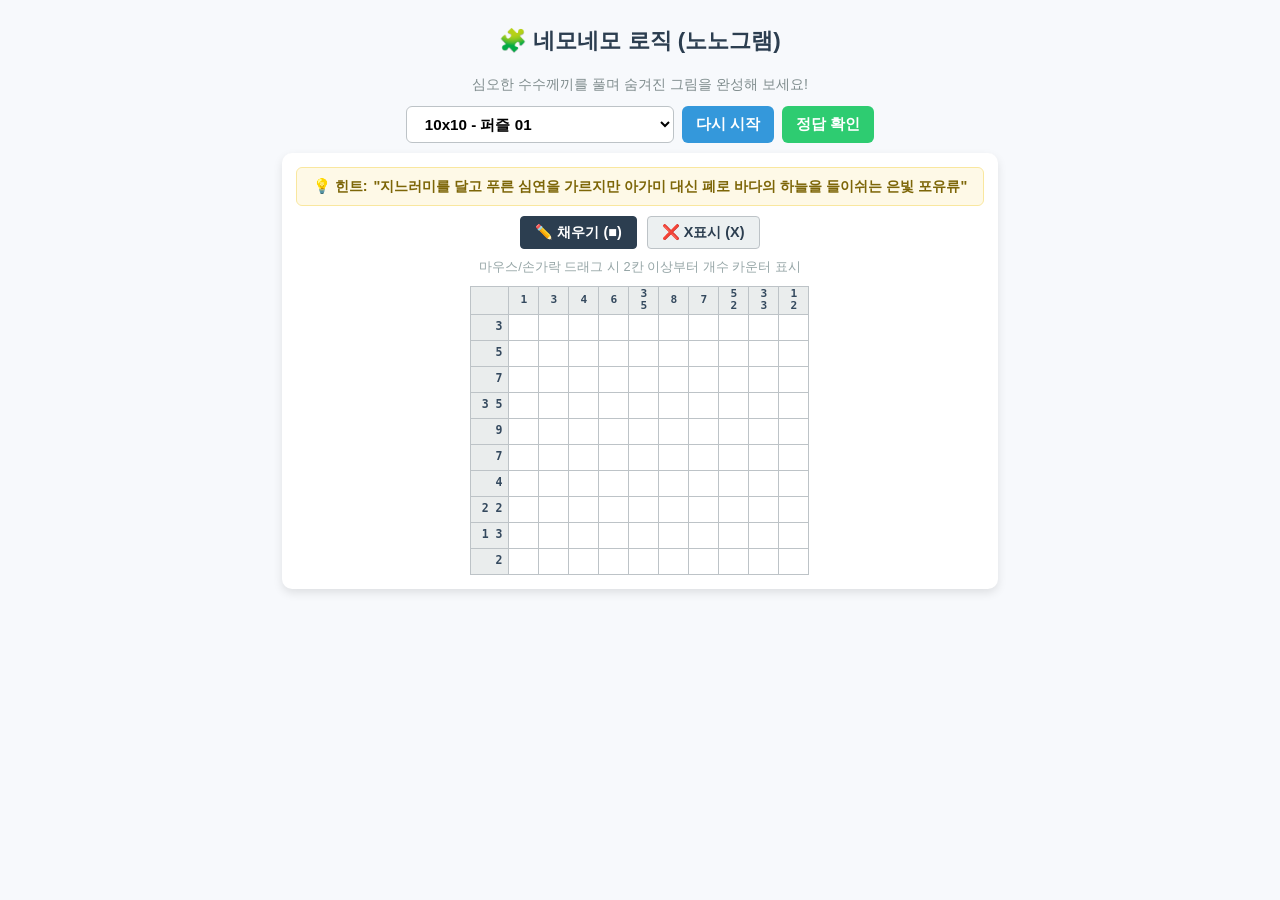
<file: nonogram2.html>
<!DOCTYPE html>
<html lang="ko">
<head>
    <meta charset="UTF-8">
    <meta name="viewport" content="width=device-width, initial-scale=1.0, maximum-scale=1.0, user-scalable=no">
    <title>스마트 네모네모 로직 (마스터 에디션)</title>
    <style>
        body {
            font-family: 'Arial', sans-serif;
            background-color: #f7f9fc;
            display: flex;
            flex-direction: column;
            align-items: center;
            justify-content: center;
            margin: 0;
            padding: 10px;
            user-select: none;
            -webkit-user-select: none;
        }
        h1 {
            color: #2c3e50;
            font-size: 1.4rem;
            margin-bottom: 5px;
            text-align: center;
        }
        p.subtitle {
            color: #7f8c8d;
            font-size: 0.9rem;
            margin-bottom: 12px;
            text-align: center;
        }
        .controls {
            margin-bottom: 10px;
            display: flex;
            gap: 8px;
            flex-wrap: wrap;
            justify-content: center;
            align-items: center;
        }
        select, button {
            padding: 8px 14px;
            font-size: 0.95rem;
            border-radius: 6px;
            border: 1px solid #bdc3c7;
            background-color: #fff;
            cursor: pointer;
            font-weight: bold;
        }
        button {
            background-color: #3498db;
            color: white;
            border: none;
        }
        button:active {
            background-color: #2980b9;
        }
        .game-layout {
            display: flex;
            flex-direction: column;
            align-items: center;
            gap: 10px;
            background: white;
            padding: 14px;
            border-radius: 10px;
            box-shadow: 0 4px 10px rgba(0,0,0,0.1);
            max-width: 100%;
            overflow: auto;
            position: relative;
        }
        .hint-banner {
            background-color: #fef9e7;
            border: 1px solid #f9e79f;
            color: #7d6608;
            padding: 8px 16px;
            border-radius: 6px;
            font-size: 0.9rem;
            font-weight: bold;
            display: flex;
            align-items: center;
            gap: 6px;
            max-width: 90vw;
            box-sizing: border-box;
            line-height: 1.4;
        }
        #board-container {
            touch-action: none;
            overflow: auto;
            max-width: 100%;
        }
        table.nonogram-table {
            border-collapse: collapse;
            margin: 0 auto;
            touch-action: none;
        }
        .nonogram-table td {
            border: 1px solid #bdc3c7;
            text-align: center;
            vertical-align: middle;
            font-weight: bold;
            padding: 0;
            user-select: none;
            -webkit-user-select: none;
        }
        .nonogram-table.size-5 td {
            width: 36px;
            height: 36px;
            font-size: 0.85rem;
        }
        .nonogram-table.size-7 td {
            width: 30px;
            height: 30px;
            font-size: 0.78rem;
        }
        .nonogram-table.size-10 td {
            width: 25px;
            height: 25px;
            font-size: 0.72rem;
        }
        .nonogram-table.size-21 td {
            width: 17px;
            height: 17px;
            font-size: 0.58rem;
        }
        .hint-cell {
            background-color: #eaeded;
            color: #34495e;
            font-family: monospace;
            line-height: 1.15;
            font-size: 0.75rem;
            transition: background-color 0.2s, color 0.2s;
        }
        /* 세로 힌트는 세로 정렬 */
        .col-hint-cell {
            white-space: pre-wrap;
            padding: 3px 2px;
        }
        /* 가로 힌트는 절대 줄바꿈 없이 한 줄로 표시 */
        .row-hint-cell {
            white-space: nowrap !important;
            word-break: keep-all !important;
            padding: 0 6px !important;
            text-align: right !important;
        }
        .nonogram-table.size-10 .col-hint-cell {
            font-size: 0.7rem;
            line-height: 1.1;
            padding: 1px 2px;
        }
        .nonogram-table.size-21 .col-hint-cell {
            font-size: 0.6rem;
            line-height: 1.05;
            padding: 1px;
        }
        .nonogram-table.size-21 .row-hint-cell {
            font-size: 0.62rem;
            padding: 0 3px !important;
        }

        @keyframes blinkHint {
            0%, 100% {
                background-color: #eaeded;
                color: #34495e;
            }
            50% {
                background-color: #fadbd8;
                color: #c0392b;
                box-shadow: inset 0 0 0 2px #e74c3c;
            }
        }

        .hint-cell.blink-error {
            animation: blinkHint 0.8s ease-in-out infinite;
            position: relative;
            z-index: 5;
        }

        .play-cell {
            background-color: #ffffff;
            cursor: pointer;
            transition: background-color 0.05s;
        }
        .play-cell:hover {
            background-color: #eaf2f8;
        }
        .play-cell.filled {
            background-color: #2c3e50 !important;
        }
        .play-cell.marked::after {
            content: '✕';
            color: #e74c3c;
            font-size: 1rem;
        }
        .nonogram-table.size-10 .play-cell.marked::after {
            font-size: 0.88rem;
        }
        .nonogram-table.size-21 .play-cell.marked::after {
            font-size: 0.75rem;
        }
        .mode-selector {
            display: flex;
            gap: 10px;
        }
        .mode-btn {
            padding: 6px 14px;
            font-size: 0.9rem;
            border-radius: 4px;
            border: 1px solid #bdc3c7;
            background: #ecf0f1;
            color: #2c3e50;
            cursor: pointer;
        }
        .mode-btn.active {
            background: #2c3e50;
            color: white;
            border-color: #2c3e50;
        }
        .tip-text {
            font-size: 0.8rem;
            color: #95a5a6;
            text-align: center;
        }
        .message {
            margin-top: 10px;
            font-size: 1rem;
            line-height: 1.5;
            font-weight: bold;
            text-align: center;
            min-height: 26px;
        }

        /* 손가락 정중앙 상단에 떠 있는 카운터 배지 (가림 방지) */
        #drag-counter {
            position: fixed;
            display: none;
            pointer-events: none;
            background-color: #e74c3c;
            color: #ffffff;
            font-weight: 900;
            font-size: 0.95rem;
            padding: 4px 10px;
            border-radius: 16px;
            box-shadow: 0 4px 12px rgba(0,0,0,0.35);
            z-index: 10000;
            transform: translate(-50%, -65px);
            white-space: nowrap;
            letter-spacing: 0.5px;
        }
    </style>
</head>
<body>

    <div id="drag-counter">2</div>

    <h1>🧩 네모네모 로직 (노노그램)</h1>
    <p class="subtitle">심오한 수수께끼를 풀며 숨겨진 그림을 완성해 보세요!</p>

    <div class="controls">
        <select id="stageSelect" onchange="initGame()">
            <optgroup label="⭐ 10 x 10 퍼즐 (신규 정예 10제)">
                <option value="10_0" selected>10x10 - 퍼즐 01</option>
                <option value="10_1">10x10 - 퍼즐 02</option>
                <option value="10_2">10x10 - 퍼즐 03</option>
                <option value="10_3">10x10 - 퍼즐 04</option>
                <option value="10_4">10x10 - 퍼즐 05</option>
                <option value="10_5">10x10 - 퍼즐 06</option>
                <option value="10_6">10x10 - 퍼즐 07</option>
                <option value="10_7">10x10 - 퍼즐 08</option>
                <option value="10_8">10x10 - 퍼즐 09</option>
                <option value="10_9">10x10 - 퍼즐 10</option>
            </optgroup>
            <optgroup label="👑 21 x 21 퍼즐 (마스터 15제)">
                <option value="21_0">21x21 - 퍼즐 01</option>
                <option value="21_1">21x21 - 퍼즐 02</option>
                <option value="21_2">21x21 - 퍼즐 03</option>
                <option value="21_3">21x21 - 퍼즐 04</option>
                <option value="21_4">21x21 - 퍼즐 05</option>
                <option value="21_5">21x21 - 퍼즐 06</option>
                <option value="21_6">21x21 - 퍼즐 07 (신규 비대칭)</option>
                <option value="21_7">21x21 - 퍼즐 08</option>
                <option value="21_8">21x21 - 퍼즐 09 (신규 비대칭)</option>
                <option value="21_9">21x21 - 퍼즐 10</option>
                <option value="21_10">21x21 - 퍼즐 11</option>
                <option value="21_11">21x21 - 퍼즐 12 (신규 비대칭)</option>
                <option value="21_12">21x21 - 퍼즐 13 (신규 비대칭)</option>
                <option value="21_13">21x21 - 퍼즐 14 (신규 비대칭)</option>
                <option value="21_14">21x21 - 퍼즐 15</option>
            </optgroup>
            <optgroup label="🌿 7 x 7 퍼즐 (도전 20제)">
                <option value="7_0">7x7 - 퍼즐 01</option>
                <option value="7_1">7x7 - 퍼즐 02</option>
                <option value="7_2">7x7 - 퍼즐 03</option>
                <option value="7_3">7x7 - 퍼즐 04</option>
                <option value="7_4">7x7 - 퍼즐 05</option>
                <option value="7_5">7x7 - 퍼즐 06</option>
                <option value="7_6">7x7 - 퍼즐 07</option>
                <option value="7_7">7x7 - 퍼즐 08</option>
                <option value="7_8">7x7 - 퍼즐 09</option>
                <option value="7_9">7x7 - 퍼즐 10</option>
                <option value="7_10">7x7 - 퍼즐 11</option>
                <option value="7_11">7x7 - 퍼즐 12 (신규 비대칭)</option>
                <option value="7_12">7x7 - 퍼즐 13 (신규 비대칭)</option>
                <option value="7_13">7x7 - 퍼즐 14</option>
                <option value="7_14">7x7 - 퍼즐 15 (신규 비대칭)</option>
                <option value="7_15">7x7 - 퍼즐 16</option>
                <option value="7_16">7x7 - 퍼즐 17 (신규 비대칭)</option>
                <option value="7_17">7x7 - 퍼즐 18 (신규 비대칭)</option>
                <option value="7_18">7x7 - 퍼즐 19</option>
                <option value="7_19">7x7 - 퍼즐 20</option>
            </optgroup>
            <optgroup label="🌱 5 x 5 퍼즐 (입문 20제)">
                <option value="5_0">5x5 - 퍼즐 01</option>
                <option value="5_1">5x5 - 퍼즐 02</option>
                <option value="5_2">5x5 - 퍼즐 03</option>
                <option value="5_3">5x5 - 퍼즐 04</option>
                <option value="5_4">5x5 - 퍼즐 05</option>
                <option value="5_5">5x5 - 퍼즐 06</option>
                <option value="5_6">5x5 - 퍼즐 07</option>
                <option value="5_7">5x5 - 퍼즐 08</option>
                <option value="5_8">5x5 - 퍼즐 09</option>
                <option value="5_9">5x5 - 퍼즐 10</option>
                <option value="5_10">5x5 - 퍼즐 11 (신규 비대칭)</option>
                <option value="5_11">5x5 - 퍼즐 12 (신규 비대칭)</option>
                <option value="5_12">5x5 - 퍼즐 13 (신규 비대칭)</option>
                <option value="5_13">5x5 - 퍼즐 14 (신규 비대칭)</option>
                <option value="5_14">5x5 - 퍼즐 15 (신규 비대칭)</option>
                <option value="5_15">5x5 - 퍼즐 16 (신규 비대칭)</option>
                <option value="5_16">5x5 - 퍼즐 17 (신규 비대칭)</option>
                <option value="5_17">5x5 - 퍼즐 18 (신규 비대칭)</option>
                <option value="5_18">5x5 - 퍼즐 19 (신규 비대칭)</option>
                <option value="5_19">5x5 - 퍼즐 20 (신규 비대칭)</option>
            </optgroup>
        </select>
        <button onclick="initGame()">다시 시작</button>
        <button onclick="checkAnswer()" style="background-color: #2ecc71;">정답 확인</button>
    </div>

    <div class="game-layout">
        <div class="hint-banner" id="hintBanner">
            <span>💡 힌트:</span> <span id="hintText">로딩 중...</span>
        </div>

        <div class="mode-selector">
            <button class="mode-btn active" id="modeFill" onclick="setMode('fill')">✏️ 채우기 (■)</button>
            <button class="mode-btn" id="modeMark" onclick="setMode('mark')">❌ X표시 (X)</button>
        </div>
        <div class="tip-text">마우스/손가락 드래그 시 2칸 이상부터 개수 카운터 표시</div>
        <div id="board-container"></div>
    </div>

    <div class="message" id="message"></div>

    <script>
        let size = 10;
        let solution = [];
        let playerBoard = [];
        let currentMode = 'fill';
        let currentTitle = '';
        
        let isDragging = false;
        let startR = -1;
        let startC = -1;
        let dragTargetVal = 0;
        let boardSnapshot = [];
        let activeLineCells = [];
        let touchEventsInitialized = false;

        function parseGrid(arr) {
            return arr.map(row => row.split('').map(Number));
        }

        // 전체 65개 문제 데이터베이스 (대칭 배제, 단일정답, 0힌트 배제)
        const puzzleDatabase = {
            5: [
                { title: "돛단배", hint: "바람의 숨결을 빌려 푸른 심연의 등뼈를 타넘는 삼각의 방랑자", grid: parseGrid(["01000","01100","01111","11110","00100"]) },
                { title: "오리", hint: "물밑에선 쉼 없이 발버둥 치며 수면 위에선 태연히 미끄러지는 깃털", grid: parseGrid(["01100","11100","00111","01111","00110"]) },
                { title: "열쇠", hint: "맞물린 톱니의 비밀을 풀어 굳게 닫힌 경계를 허무는 쇠붙이", grid: parseGrid(["01100","11110","00100","00110","00111"]) },
                { title: "계단", hint: "중력을 거슬러 하늘로 딛거나, 대지의 품으로 침묵하며 꺾여 내려가는 발판", grid: parseGrid(["11000","11110","01111","00111","00011"]) },
                { title: "머그컵", hint: "속을 비워 뜨거운 온기를 품고, 둥근 귀 하나로 사람의 손길을 붙잡는 그릇", grid: parseGrid(["11110","10011","10011","11110","01100"]) },
                { title: "우산", hint: "하늘이 눈물 흘릴 때만 뼈대를 펼쳐 지상의 머리를 감싸는 방패", grid: parseGrid(["01110","11111","00100","00100","01100"]) },
                { title: "음표", hint: "오선이라는 보이지 않는 줄 위에 매달려 침묵에 소리를 입히는 검은 씨앗", grid: parseGrid(["00111","00101","00101","11101","11011"]) },
                { title: "의자", hint: "네 개의 발을 딛고 서서 오직 남의 무게만을 온전히 짊어지는 침묵의 자리", grid: parseGrid(["11000","11000","11111","11011","10001"]) },
                { title: "새싹", hint: "어둠의 껍질을 찢고 솟아올라 태양의 빛줄기를 두 팔 벌려 맞이하는 첫 숨", grid: parseGrid(["01100","11101","00111","00100","01110"]) },
                { title: "비행기", hint: "거대한 쇠의 날개로 대기의 흐름을 가르고 국경의 선을 지워버리는 은빛 새", grid: parseGrid(["00100","01110","11111","00100","01111"]) },
                // 신규 10개 (대칭 완전 배제)
                { title: "주전자", hint: "작은 주둥이로 뜨거운 김을 내뿜으며 차를 따르는 주방의 벗", grid: parseGrid(["01110","11111","01111","00110","01111"]) },
                { title: "열대어", hint: "지느러미를 살랑이며 산호초 사이를 헤엄쳐 빠져나가는 비늘", grid: parseGrid(["01100","11110","01111","00110","00011"]) },
                { title: "방아쇠", hint: "차갑게 겨눈 총열 끝에서 불꽃과 굉음을 토해내는 방아쇠", grid: parseGrid(["11111","01100","01100","01100","01110"]) },
                { title: "망치", hint: "단단한 쇠머리로 못의 정수리를 내리쳐 나무를 결합하는 도구", grid: parseGrid(["01111","00110","00100","01100","11000"]) },
                { title: "하이힐", hint: "아찔하게 솟은 굽으로 걸음마다 경쾌한 소리를 울리는 구두", grid: parseGrid(["01000","01000","01110","01111","11001"]) },
                { title: "깃발", hint: "바람을 온몸으로 안고 허공에 펄럭이며 소속을 증명하는 천", grid: parseGrid(["01111","01110","01100","01000","11100"]) },
                { title: "낙타", hint: "등에 물혹을 얹고 끝없는 사막의 모래바람을 묵묵히 걷는 짐꾼", grid: parseGrid(["11000","01110","01111","01010","01001"]) },
                { title: "도끼", hint: "나무꾼의 어깨에 메여 거목의 허리를 베어 넘기는 날카로운 쐐기", grid: parseGrid(["01111","11110","00100","00100","01100"]) },
                { title: "파이프", hint: "마른 잎을 태워 하얀 연기 고리를 피워 올리는 사색의 도구", grid: parseGrid(["01110","01110","00100","00111","11100"]) },
                { title: "부츠", hint: "진흙탕과 눈길을 두려워하지 않고 발목을 감싸 딛는 튼튼한 가죽신", grid: parseGrid(["01100","01100","01100","11110","11111"]) }
            ],
            7: [
                { title: "요트", hint: "엔진의 굉음 없이 하얀 돛폭만으로 바다의 분노를 유희하는 날렵한 칼날", grid: parseGrid(["0010000","0011000","0111100","0010000","1111110","0111100","1101101"]) },
                { title: "커피잔", hint: "검은 액체 위로 피어오르는 아지랑이에 하루의 피로를 녹여내는 작은 연못", grid: parseGrid(["0101000","0010100","1111110","1111101","1111101","0111011","0111110"]) },
                { title: "사과", hint: "낙원의 금기를 깨뜨리고 중력의 법칙을 일깨워준 유혹의 붉은 구체", grid: parseGrid(["0001100","0010100","0111110","1111111","1111111","1111110","0110110"]) },
                { title: "보물 열쇠", hint: "오랜 세월 봉인된 탐욕과 황금의 빗장을 푸는 낡은 금속 조각", grid: parseGrid(["0111000","1101100","1101100","0111000","0010000","0011100","0011111"]) },
                { title: "달팽이", hint: "제 집을 등 뒤에 짊어진 채 은빛 궤적을 그리며 세상에서 가장 느리게 걷는 은둔자", grid: parseGrid(["0011100","0110110","0101110","0111100","0011010","1111111","0111110"]) },
                { title: "헬리콥터", hint: "날개를 제 머리 위에서 돌려 수직으로 허공을 뚫고 솟구치는 잠자리", grid: parseGrid(["1111110","0010000","0111111","1101101","0111100","0010100","0111100"]) },
                { title: "고양이", hint: "소리 없이 다가와 경계의 눈빛을 거두지 않는 밤의 지배자", grid: parseGrid(["1100011","1110111","1111111","1011111","1110111","0111110","0011100"]) },
                { title: "선인장", hint: "타는 갈증을 제 몸 안에 가두고 무수한 가시로 사막의 침략자를 밀어내는 파수꾼", grid: parseGrid(["0001100","1101100","1101111","0111101","0001100","0111110","0011100"]) },
                { title: "피아노", hint: "흑과 백, 여든여덟 개의 계단을 오르내리며 영혼을 흔드는 울림의 거목", grid: parseGrid(["1111111","1111110","1010110","1111110","1000010","1000010","1101011"]) },
                { title: "왕관", hint: "피와 권세로 벼려내어 오직 한 사람의 이마만을 허락하는 황금 족쇄", grid: parseGrid(["1001000","1101011","1111111","0111110","0101010","1111111","1111111"]) },
                { title: "해마", hint: "말의 머리와 용의 비늘을 품고 바닷말 숲에 꼬리를 감아 숨죽인 기사", grid: parseGrid(["0011000","0111100","0011000","0011100","0001100","0011000","0110000"]) },
                { title: "백조", hint: "우아한 긴 목으로 호수를 가르며 순백의 깃털을 뽐내는 물 위의 귀족", grid: parseGrid(["0011000","0110000","0010000","0011001","0111111","1111110","0111100"]) },
                { title: "여우", hint: "붉은 털과 풍성한 꼬리를 흔들며 눈 덮인 들판에서 꾀를 부리는 날렵한 짐승", grid: parseGrid(["1000100","1101100","1111100","0111000","0111110","0011111","0010011"]) },
                { title: "전갈", hint: "모래 속에 숨어 독이 오른 꼬리를 치켜들고 죽음의 입맞춤을 기다리는 사막의 자객", grid: parseGrid(["0000110","0000011","0111001","1111101","0111110","1000001","0110110"]) },
                { title: "리볼버", hint: "회전하는 실린더에 여섯 발의 운명을 장전하고 표적을 겨누는 강철", grid: parseGrid(["0111111","1111111","0001100","0011000","0001100","0000110","0000111"]) },
                { title: "하프", hint: "천사의 날개를 닮은 활에 줄을 걸어 천상의 선율을 튕겨내는 울림통", grid: parseGrid(["1111110","1000010","1000110","1001100","1011000","1110000","1111111"]) },
                { title: "물뿌리개", hint: "기다란 주둥이 끝에서 단비 같은 물방울을 뿜어 목마른 화초를 적시는 양동이", grid: parseGrid(["0001100","1011110","0111101","0011101","0011110","0011100","0111110"]) },
                { title: "기린", hint: "아카시아 나뭇잎을 따먹기 위해 하늘 높이 목을 뻗어 올린 얼룩무늬 신사", grid: parseGrid(["1110000","0011000","0010000","0010000","0011110","0011111","0010010"]) },
                { title: "모아이", hint: "망망대해를 등지고 서서 묵묵히 섬의 비밀을 삼킨 채 영원을 응시하는 석상", grid: parseGrid(["0111100","0111100","0110000","0111100","0110000","0111110","1111111"]) },
                { title: "화살", hint: "한 번 시위를 떠나면 뒤돌아보지 않고 오직 과녁의 심장만을 파고드는 직선의 비수", grid: parseGrid(["0000001","0000011","0000101","0001000","0010000","0100000","1000000"]) }
            ],
            10: [
                { title: "돌고래", hint: "지느러미를 달고 푸른 심연을 가르지만 아가미 대신 폐로 바다의 하늘을 들이쉬는 은빛 포유류", grid: parseGrid([
                    "0000111000","0001111100","0011111110","0111011111","1111111110","0111111100","0001111000","0000110110","0000100111","0000000011"
                ]) },
                { title: "체스 나이트", hint: "직선의 규칙을 비웃으며 보이지 않는 장벽을 뛰어넘어 L자로 사냥하는 흑백 판 위의 군마", grid: parseGrid([
                    "0001111000","0011111100","0111111100","1110011100","1100111100","0001111100","0000111110","0000111110","0001111111","0011111111"
                ]) },
                { title: "카메라", hint: "찰나의 빛을 어둠의 상자 속에 가두어 흘러가는 시간을 영원의 침묵으로 박제하는 기계", grid: parseGrid([
                    "0011000000","0011000110","1111111110","1110011111","1100000111","1101100111","1101100111","1100000111","1110011111","1111111110"
                ]) },
                { title: "열기구", hint: "거대한 비단 주머니에 불꽃의 숨결을 불어넣어 바람의 뜻대로 하늘을 유랑하는 바구니", grid: parseGrid([
                    "0000111100","0001111110","0011111111","0011111111","0001111110","0000111100","1100011000","1110011000","1111011110","0110000000"
                ]) },
                { title: "부엉이", hint: "모두가 잠든 암흑 속에서 목을 돌려 진실을 꿰뚫어 보며 지혜의 눈을 번뜩이는 밤의 영물", grid: parseGrid([
                    "0110001100","1111011110","1011111010","1111111100","0111111110","0111111111","0011111111","1111111111","0011001100","0000001100"
                ]) },
                { title: "촛대", hint: "제 몸을 녹여 눈물로 흘리면서도 어둠의 심장에 붉은 불꽃 하나를 꼿꼿이 세운 제단", grid: parseGrid([
                    "0000100000","0001110000","0001110000","0000100000","0011111000","0011111000","0111111000","0101111010","0001111110","1111111111"
                ]) },
                { title: "망원경", hint: "둥근 유리알 두 개를 겹쳐 수억 광년 저편의 과거를 인간의 눈동자 앞으로 당겨오는 원통", grid: parseGrid([
                    "0000000111","0000001111","0000011111","0000111110","0001111000","0001111000","0011101100","0111000110","1110000011","1100000001"
                ]) },
                { title: "만년필", hint: "검은 피를 심장까지 머금고 종이라는 순백의 대지에 영혼의 사유를 새겨나가는 금빛 부리", grid: parseGrid([
                    "0000000011","0000000111","0000001111","0000011110","0000111100","0001111000","0011110000","0111100000","1110000000","1111111111"
                ]) },
                { title: "열대어", hint: "산호초 미로 속을 유영하며 오색찬란한 지느러미로 바다의 꽃잎이 되어 흔들리는 작은 생명", grid: parseGrid([
                    "0000110000","0001111000","0011111100","0111111110","1101111111","1111111011","0111111111","0011111100","0001111000","0001100000"
                ]) },
                { title: "마법 모자", hint: "별과 달의 문양을 수놓은 채 뾰족한 끝을 구부리고 침묵의 지혜를 머리 위에 얹는 고깔", grid: parseGrid([
                    "0000011000","0000111100","0000111000","0001111000","0001111000","0011111100","0011111110","0111111110","1111111111","0111111110"
                ]) }
            ],
            21: [
                { title: "브라키오사우루스", hint: "대륙이 갈라지기 전, 구름 아래 가장 높은 나뭇가지를 꺾어 삼키던 태고의 기둥", grid: parseGrid([
                    "011000000000000000110","111100000000000001111","011110000000000000110","001110000000000000010","000111000000000000001",
                    "000111000000000000001","000011100000000000010","000011110000000000110","000001111110000001100","000001111111100011000",
                    "000011111111111110000","000111111111111111100","001111111111111111100","001111111111111100110","000111111111111000011",
                    "000111000111110000001","000111000111011000000","000111000111001100000","000111000111001100000","001111001111011110000",
                    "111111111111111111111"
                ]) },
                { title: "중세 성", hint: "외적의 칼날을 막아선 거대한 회색 성벽과 허공을 찌르는 뾰족탑의 요새", grid: parseGrid([
                    "000001110000000000000","000001100000000000000","000001000000001110000","000001000000001100000","000101010000001000000",
                    "000111110000010101000","000011100000011111000","000010100000001110000","000011100000001010000","101011101010101110101",
                    "111111111111111111111","111111111111111111111","101110111011111011101","101110111011111011101","111111111111111111111",
                    "111111100000111111111","111111000000011111111","111111010101011111111","111111000000011111111","111111000000011111111",
                    "111111111111111111111"
                ]) },
                { title: "우주 로켓", hint: "중력의 감옥을 탈출하기 위해 꼬리에서 불지옥을 뿜어내며 암흑으로 돌진하는 거인", grid: parseGrid([
                    "000000000000000001100","001000000000000011110","011100000000000111110","001000000000001100110","000000000000011100111",
                    "000000000000111111111","000000000001111111100","000000000011111110000","000000000011011100000","000000000110001100001",
                    "000000000011011000000","000011100001110000000","001111111000000001100","011001111100000011110","110000111110000001100",
                    "110000110011000000000","111001100001000000000","111111100001000000001","011111110011000000000","001111111110000000000",
                    "000011111000000000110"
                ]) },
                { title: "통기타", hint: "비어있기에 비로소 울릴 수 있는 목재의 몸체에 여섯 줄의 영혼을 얹은 악기", grid: parseGrid([
                    "011100000000000000000","111110000000000000000","011100000000000000000","111110000000000000000","001100000000000000000",
                    "000110000000000000000","000011000000000000000","000001100000000000000","000000111000000000000","000000111110000000000",
                    "000001111111000000000","000011111111100000000","000001100111110000000","000000100111111000000","000001111111111100000",
                    "000011111111111110000","000111110011111111000","001111110011111111100","000111111111111111110","000011111111111111111",
                    "000000111111111111110"
                ]) },
                { title: "토코투칸", hint: "자신의 머리통보다 거대한 무지갯빛 부리로 밀림의 열매를 가르는 열대의 파수꾼", grid: parseGrid([
                    "000000111000000000000","000001111100000000000","000011111110000000000","000011011111111110000","000011111111111111100",
                    "000001111111111111110","000001111100111111111","000001111111111111110","000011111111111111000","000111111111110000000",
                    "001111111110000000000","001111111110000000000","011111111100000000000","111111111100000000000","111111111100000000000",
                    "011111111110000000000","111111111111111111111","000111111111111111110","001111000000000011000","001110000000000001100",
                    "000110000000000000100"
                ]) },
                { title: "해적선", hint: "해골 깃발을 나부끼며 대포의 화염으로 수평선을 피로 물들이던 바다의 약탈자", grid: parseGrid([
                    "000000000100000000000","000000001110000000000","000000011111000000000","000000111111100000000","000001111111110000000",
                    "000000000100000000000","000011100100111000000","000111110101111100000","001111111111111110000","000000000100000000000",
                    "000000000100000000000","111111111111111111110","111111111111111111111","011111111111111111110","001111111111111111100",
                    "000111111111111111000","000011111111111110000","000001111111111100000","111111111111111111111","011011011011011011011",
                    "001100110011001100110"
                ]) },
                { title: "티라노사우루스", hint: "거대한 턱과 날카로운 이빨로 백악기 밀림을 호령하던 최상위 포식자", grid: parseGrid([
                    "000011111110000000000","000111011111000000000","000111111110000000000","000011111100000000000","000001111111000000000",
                    "000000111111110000000","000001101111111100000","000000001111111111000","000000011111111111100","000000111111111111110",
                    "000000111111111111111","000000111111111111111","000000111111111111100","000000011111110000000","000000011110111000000",
                    "000000011100011100000","000000011100001110000","000000011000000111000","000000011000000011100","000000111100000011110",
                    "111111111111111111111"
                ]) },
                { title: "유니콘", hint: "순결한 처녀의 손길에만 머리를 뉘인다는 이마에 나선형 뿔을 세운 환상의 영물", grid: parseGrid([
                    "000000000000000000001","000000000000000000011","000000000000000000110","000000000000000011000","000000000000000110000",
                    "000000000000011100000","000000000001111110000","000000000111111111000","000000001111011111000","000000011111111110000",
                    "000000111111111000000","000001111111110000000","000011111111100000000","000111111111100000000","001111111111110000000",
                    "011111111111111000000","111111111111111100000","111100111111001110000","110000111100000110000","110000111100000110000",
                    "110000111100000110000"
                ]) },
                { title: "모터사이클", hint: "두 개의 바퀴와 심장 같은 엔진으로 아스팔트의 바람을 가르는 철마", grid: parseGrid([
                    "000000000000001110000","000000000000011111000","000000000001110001100","000000111111000001100","000011111111000001100",
                    "001111001111000001100","011100001111111111100","111100000111111111110","111110001111111100110","111111111111110000110",
                    "111111111111000000110","011111111110000000110","001111111000000000110","000111100000000000110","001111110000000011110",
                    "011000011000000110011","110011001100001100001","110111101100011001101","110011001100011001101","011000011000001100011",
                    "001111110000000111110"
                ]) },
                { title: "페가수스", hint: "단단한 대지를 박차고 은빛 날개를 펼쳐 별자리 사이로 비상하는 신화의 날개 달린 말", grid: parseGrid([
                    "000000000000000001100","000000000000000011110","000000000000000111100","000000000000001111000","011110000000011110000",
                    "111111100000111100000","011111110001111000000","001111111011110000000","000111111111111100000","000011111111111110000",
                    "000001111111111111000","000000111111111111100","000001111111111111110","000011111111111101110","000111111111110000110",
                    "001111111111100000000","011110011111100000000","011100001111100000000","111000000111110000000","110000000011111000000",
                    "100000000001111000000"
                ]) },
                { title: "동양 용", hint: "여의주를 물고 구름과 천둥을 휘감으며 하늘로 굽이쳐 오르는 비늘 덮인 제왕", grid: parseGrid([
                    "000000000000001100000","000000000000111110000","000000000011111110000","000000001111111000000","000000111111000000000",
                    "000011111100000000000","000111110000000000000","001111100000111111000","011111000011111111100","111110001111111111110",
                    "111100011111100011110","111100111110000001111","111111111100000000111","011111111000000000111","001111111000000001111",
                    "000111111100000011110","000011111111001111100","000001111111111111000","000000011111111100000","000000000111111000000",
                    "000000000001100000000"
                ]) },
                { title: "캥거루", hint: "품 안의 주머니에 새끼를 품고 거대한 두 다리로 황야를 도약하는 초원의 권투선수", grid: parseGrid([
                    "000000000000011001100","000000000000011111100","000000000000011111110","000000000000001111100","000000000000001111000",
                    "000000000000011110000","000000000000111110000","000000000001111110000","000000000011111111000","000000000111111111100",
                    "000000001111111111000","000000011111111110000","000000111111111110000","000001111111111110000","000011111111111110000",
                    "000111111111111110000","001111111111111110000","011111111001111110000","111111100000111110000","111111000000011111110",
                    "111100000000001111111"
                ]) },
                { title: "초음속 전투기", hint: "음속의 벽을 찢는 후퇴익 날개로 창공을 지배하는 맹금의 후예", grid: parseGrid([
                    "000000000000000000110","000000000000000011110","000000000000001111100","000000000000111111000","000000000011111110000",
                    "000000001111111100000","000000111111111000000","000011111111110000000","001111111111100000000","011111111111111111000",
                    "111111111111111111110","111111111111111111111","001111111111111111110","000011111111111111000","000000111111111100000",
                    "000000001111111000000","000000000011110000000","000000000001100000000","000000000011100000000","000000000111100000000",
                    "000000001111100000000"
                ]) },
                { title: "등대와 절벽", hint: "파도가 부서지는 깎아지른 벼랑 끝에서 밤바다에 한 줄기 빛을 밝히는 파수대", grid: parseGrid([
                    "000011100000000000000","000011100000011111100","000111110000111111110","000101010001111111111","000111110000000000000",
                    "000011100000000000000","000011100000000000000","000111110000000000000","000111110000000000000","001111111000000000000",
                    "001111111000000000000","011111111100000000000","011111111100000000000","111111111110000000000","111111111111000000000",
                    "111111111111100000000","111111111111110001100","111111111111111011110","111111111111111111111","011100111001110011100",
                    "001100011000110001100"
                ]) },
                { title: "자유의 여신상", hint: "신대륙의 관문에서 횃불을 높이 들고 지친 방랑자들에게 쉼터를 약속하는 거대한 녹색 여인", grid: parseGrid([
                    "000000000000000001100","000000000000000011110","000000000000000001100","000000000100000001000","000000001110000011000",
                    "000000011111000011000","000000001110000110000","000000011111000110000","000000111111101100000","000001111111111100000",
                    "000011111111111000000","000011111111111000000","000001111111110000000","000001111111110000000","000001111111110000000",
                    "000001111111110000000","000001111111110000000","000001111111110000000","000011111111111000000","000111111111111100000",
                    "111111111111111111111"
                ]) }
            ]
        };

        function clearBlinkErrors() {
            document.querySelectorAll('.hint-cell').forEach(cell => {
                cell.classList.remove('blink-error');
            });
        }

        function initGame() {
            const parts = document.getElementById('stageSelect').value.split('_');
            size = parseInt(parts[0]);
            const puzzleIdx = parseInt(parts[1]);

            const selectedPuzzle = puzzleDatabase[size][puzzleIdx];
            solution = selectedPuzzle.grid;
            currentTitle = selectedPuzzle.title;
            
            document.getElementById('hintText').innerText = `"${selectedPuzzle.hint}"`;
            document.getElementById('message').innerText = '';

            isDragging = false;
            startR = -1;
            startC = -1;
            activeLineCells = [];
            boardSnapshot = [];
            const counter = document.getElementById('drag-counter');
            if (counter) counter.style.display = 'none';

            clearBlinkErrors();
            playerBoard = Array(size).fill(0).map(() => Array(size).fill(0));
            renderBoard();
        }

        function setMode(mode) {
            currentMode = mode;
            document.getElementById('modeFill').classList.toggle('active', mode === 'fill');
            document.getElementById('modeMark').classList.toggle('active', mode === 'mark');
        }

        function getHints(line) {
            let hints = [];
            let count = 0;
            for (let val of line) {
                if (val === 1) {
                    count++;
                } else if (count > 0) {
                    hints.push(count);
                    count = 0;
                }
            }
            if (count > 0) hints.push(count);
            return hints.length > 0 ? hints.join(' ') : '0';
        }

        function renderBoard() {
            const container = document.getElementById('board-container');
            
            let rowHints = solution.map(row => getHints(row));
            let colHints = [];
            for (let c = 0; c < size; c++) {
                let col = [];
                for (let r = 0; r < size; r++) {
                    col.push(solution[r][c]);
                }
                colHints.push(getHints(col));
            }

            let html = `<table class="nonogram-table size-${size}">`;
            
            // 상단 열 힌트
            html += '<tr><td class="hint-cell"></td>';
            for (let c = 0; c < size; c++) {
                html += `<td class="hint-cell col-hint-cell" id="col-hint-${c}">${colHints[c].split(' ').join('<br>')}</td>`;
            }
            html += '</tr>';

            // 좌측 가로 힌트 (한 줄 강제 정렬) & 본문 셀
            for (let r = 0; r < size; r++) {
                html += '<tr>';
                html += `<td class="hint-cell row-hint-cell" id="row-hint-${r}">${rowHints[r]}</td>`;
                
                for (let c = 0; c < size; c++) {
                    html += `<td class="play-cell" id="cell-${r}-${c}" 
                                onmousedown="handleMouseDown(${r}, ${c}, event)"></td>`;
                }
                html += '</tr>';
            }

            html += '</table>';
            container.innerHTML = html;
            container.oncontextmenu = (e) => e.preventDefault();
        }

        function handleMouseDown(r, c, event) {
            if (event.button !== 0 && event.button !== 2) return;
            event.preventDefault();

            let isRightClick = (event.button === 2);
            startDrag(r, c, event.clientX, event.clientY, isRightClick);
        }

        function startDrag(r, c, clientX, clientY, isSecondaryAction) {
            clearBlinkErrors();
            isDragging = true;
            startR = r;
            startC = c;
            activeLineCells = [];
            boardSnapshot = playerBoard.map(row => [...row]);

            let activeMode = currentMode;
            if (isSecondaryAction) {
                activeMode = (currentMode === 'fill') ? 'mark' : 'fill';
            }

            let curVal = playerBoard[r][c];
            if (activeMode === 'fill') {
                dragTargetVal = (curVal === 1) ? 0 : 1;
            } else {
                dragTargetVal = (curVal === -1) ? 0 : -1;
            }

            const counter = document.getElementById('drag-counter');
            if (counter) counter.style.display = 'none';

            updateLine(r, c, clientX, clientY);
        }

        function updateLine(curR, curC, clientX, clientY) {
            const dr = Math.abs(curR - startR);
            const dc = Math.abs(curC - startC);

            let lineCells = [];
            if (dc >= dr) {
                const minC = Math.min(startC, curC);
                const maxC = Math.max(startC, curC);
                for (let c = minC; c <= maxC; c++) {
                    lineCells.push({r: startR, c: c});
                }
            } else {
                const minR = Math.min(startR, curR);
                const maxR = Math.max(startR, curR);
                for (let r = minR; r <= maxR; r++) {
                    lineCells.push({r: r, c: startC});
                }
            }

            for (let cell of activeLineCells) {
                const origVal = boardSnapshot[cell.r][cell.c];
                playerBoard[cell.r][cell.c] = origVal;
                updateCellDOM(cell.r, cell.c, origVal);
            }

            for (let cell of lineCells) {
                playerBoard[cell.r][cell.c] = dragTargetVal;
                updateCellDOM(cell.r, cell.c, dragTargetVal);
            }

            activeLineCells = lineCells;

            // 2칸 이상 드래그 시 포인터 정중앙 위쪽에 카운터 표시
            const counter = document.getElementById('drag-counter');
            if (counter) {
                if (lineCells.length >= 2) {
                    counter.innerText = lineCells.length;
                    counter.style.display = 'block';
                    if (clientX !== undefined && clientY !== undefined) {
                        counter.style.left = `${clientX}px`;
                        counter.style.top = `${clientY}px`;
                    }
                } else {
                    counter.style.display = 'none';
                }
            }
        }

        function updateCellDOM(r, c, val) {
            const el = document.getElementById(`cell-${r}-${c}`);
            if (!el) return;
            el.className = 'play-cell';
            if (val === 1) el.classList.add('filled');
            if (val === -1) el.classList.add('marked');
        }

        window.addEventListener('mousemove', (e) => {
            if (!isDragging) return;
            const counter = document.getElementById('drag-counter');
            if (counter && counter.style.display === 'block') {
                counter.style.left = `${e.clientX}px`;
                counter.style.top = `${e.clientY}px`;
            }

            const target = document.elementFromPoint(e.clientX, e.clientY);
            if (target && target.classList.contains('play-cell')) {
                const parts = target.id.split('-');
                updateLine(parseInt(parts[1]), parseInt(parts[2]), e.clientX, e.clientY);
            }
        });

        window.addEventListener('mouseup', () => {
            if (isDragging) {
                isDragging = false;
                const counter = document.getElementById('drag-counter');
                if (counter) counter.style.display = 'none';
            }
        });

        function initTouchEventsOnce() {
            if (touchEventsInitialized) return;
            touchEventsInitialized = true;

            const container = document.getElementById('board-container');

            container.addEventListener('touchstart', (e) => {
                if (e.touches.length > 1) return;
                const touch = e.touches[0];
                const target = document.elementFromPoint(touch.clientX, touch.clientY);
                if (target && target.classList.contains('play-cell')) {
                    e.preventDefault();
                    const parts = target.id.split('-');
                    startDrag(parseInt(parts[1]), parseInt(parts[2]), touch.clientX, touch.clientY, false);
                }
            }, { passive: false });

            container.addEventListener('touchmove', (e) => {
                if (!isDragging || e.touches.length > 1) return;
                e.preventDefault();
                const touch = e.touches[0];
                
                const target = document.elementFromPoint(touch.clientX, touch.clientY);
                if (target && target.classList.contains('play-cell')) {
                    const parts = target.id.split('-');
                    updateLine(parseInt(parts[1]), parseInt(parts[2]), touch.clientX, touch.clientY);
                } else {
                    const counter = document.getElementById('drag-counter');
                    if (counter && counter.style.display === 'block') {
                        counter.style.left = `${touch.clientX}px`;
                        counter.style.top = `${touch.clientY}px`;
                    }
                }
            }, { passive: false });

            const endTouch = () => {
                if (isDragging) {
                    isDragging = false;
                    const counter = document.getElementById('drag-counter');
                    if (counter) counter.style.display = 'none';
                }
            };

            window.addEventListener('touchend', endTouch);
            window.addEventListener('touchcancel', endTouch);
        }

        function checkAnswer() {
            const msg = document.getElementById('message');
            clearBlinkErrors();

            let wrongRows = [];
            let wrongCols = [];

            for (let r = 0; r < size; r++) {
                for (let c = 0; c < size; c++) {
                    let actual = (playerBoard[r][c] === 1) ? 1 : 0;
                    if (actual !== solution[r][c]) {
                        wrongRows.push(r);
                        break;
                    }
                }
            }

            for (let c = 0; c < size; c++) {
                for (let r = 0; r < size; r++) {
                    let actual = (playerBoard[r][c] === 1) ? 1 : 0;
                    if (actual !== solution[r][c]) {
                        wrongCols.push(c);
                        break;
                    }
                }
            }

            if (wrongRows.length === 0 && wrongCols.length === 0) {
                msg.style.color = '#27ae60';
                msg.innerHTML = `🎉 정답입니다! 수수께끼의 정체는 [<b>${currentTitle}</b>]였습니다!`;
            } else {
                wrongRows.forEach(r => {
                    const el = document.getElementById(`row-hint-${r}`);
                    if (el) el.classList.add('blink-error');
                });
                wrongCols.forEach(c => {
                    const el = document.getElementById(`col-hint-${c}`);
                    if (el) el.classList.add('blink-error');
                });

                msg.style.color = '#c0392b';
                msg.innerText = '❌ 아직 완성되지 않았거나 틀린 부분이 있습니다. 깜빡이는 힌트를 확인해 보세요!';
            }
        }

        window.onload = () => {
            initGame();
            initTouchEventsOnce();
        };
    </script>
</body>
</html>
</file>
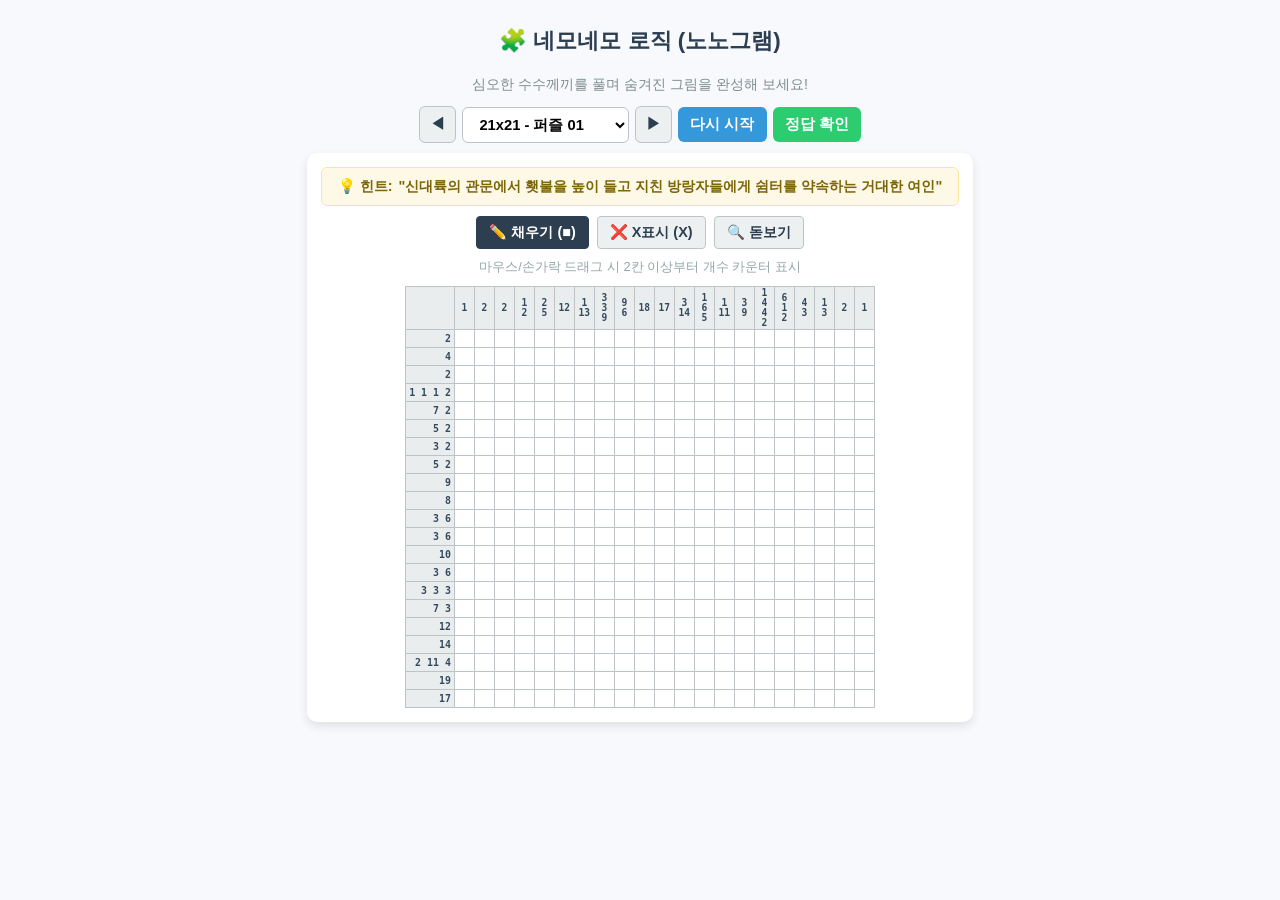
<file: nonogram3.html>
<!DOCTYPE html>
<html lang="ko">
<head>
    <meta charset="UTF-8">
    <meta name="viewport" content="width=device-width, initial-scale=1.0, maximum-scale=1.0, user-scalable=no">
    <title>스마트 네모네모 로직 (마스터 에디션)</title>
    <style>
        body {
            font-family: 'Arial', sans-serif;
            background-color: #f7f9fc;
            display: flex;
            flex-direction: column;
            align-items: center;
            justify-content: center;
            margin: 0;
            padding: 10px;
            user-select: none;
            -webkit-user-select: none;
        }
        h1 {
            color: #2c3e50;
            font-size: 1.4rem;
            margin-bottom: 5px;
            text-align: center;
        }
        p.subtitle {
            color: #7f8c8d;
            font-size: 0.9rem;
            margin-bottom: 12px;
            text-align: center;
        }
        .controls {
            margin-bottom: 10px;
            display: flex;
            gap: 6px;
            flex-wrap: wrap;
            justify-content: center;
            align-items: center;
        }
        select, button {
            padding: 8px 12px;
            font-size: 0.92rem;
            border-radius: 6px;
            border: 1px solid #bdc3c7;
            background-color: #fff;
            cursor: pointer;
            font-weight: bold;
        }
        button {
            background-color: #3498db;
            color: white;
            border: none;
        }
        button:active {
            background-color: #2980b9;
        }
        button.nav-btn {
            background-color: #ecf0f1;
            color: #2c3e50;
            border: 1px solid #bdc3c7;
            padding: 8px 10px;
        }
        button.nav-btn:active {
            background-color: #d0d7de;
        }
        .game-layout {
            display: flex;
            flex-direction: column;
            align-items: center;
            gap: 10px;
            background: white;
            padding: 14px;
            border-radius: 10px;
            box-shadow: 0 4px 10px rgba(0,0,0,0.1);
            max-width: 100%;
            overflow: auto;
            position: relative;
        }
        .hint-banner {
            background-color: #fef9e7;
            border: 1px solid #f9e79f;
            color: #7d6608;
            padding: 8px 16px;
            border-radius: 6px;
            font-size: 0.9rem;
            font-weight: bold;
            display: flex;
            align-items: center;
            gap: 6px;
            max-width: 90vw;
            box-sizing: border-box;
            line-height: 1.4;
        }
        #board-container {
            touch-action: none;
            overflow: auto;
            max-width: 100%;
        }
        table.nonogram-table {
            border-collapse: collapse;
            margin: 0 auto;
            touch-action: none;
        }
        /* 기본 셀 크기 (새로운 사이즈가 추가되어도 자동 대응) */
        .nonogram-table td {
            border: 1px solid #bdc3c7;
            width: 24px;
            height: 24px;
            font-size: 0.7rem;
            text-align: center;
            vertical-align: middle;
            font-weight: bold;
            padding: 0;
            user-select: none;
            -webkit-user-select: none;
        }
        .nonogram-table.size-5 td {
            width: 36px;
            height: 36px;
            font-size: 0.85rem;
        }
        .nonogram-table.size-7 td {
            width: 30px;
            height: 30px;
            font-size: 0.78rem;
        }
        .nonogram-table.size-10 td,
        .nonogram-table.size-11 td {
            width: 25px;
            height: 25px;
            font-size: 0.72rem;
        }
        .nonogram-table.size-15 td {
            width: 21px;
            height: 21px;
            font-size: 0.65rem;
        }
        .nonogram-table.size-21 td {
            width: 17px;
            height: 17px;
            font-size: 0.58rem;
        }
        .hint-cell {
            background-color: #eaeded;
            color: #34495e;
            font-family: monospace;
            line-height: 1.15;
            font-size: 0.75rem;
            transition: background-color 0.2s, color 0.2s;
        }
        .col-hint-cell {
            white-space: pre-wrap;
            padding: 3px 2px;
        }
        .row-hint-cell {
            white-space: nowrap !important;
            word-break: keep-all !important;
            padding: 0 6px !important;
            text-align: right !important;
        }
        .nonogram-table.size-10 .col-hint-cell,
        .nonogram-table.size-11 .col-hint-cell {
            font-size: 0.7rem;
            line-height: 1.1;
            padding: 1px 2px;
        }
        .nonogram-table.size-15 .col-hint-cell {
            font-size: 0.65rem;
            line-height: 1.08;
            padding: 1px 2px;
        }
        .nonogram-table.size-21 .col-hint-cell {
            font-size: 0.6rem;
            line-height: 1.05;
            padding: 1px;
        }
        .nonogram-table.size-21 .row-hint-cell {
            font-size: 0.62rem;
            padding: 0 3px !important;
        }

        @keyframes blinkHint {
            0%, 100% {
                background-color: #eaeded;
                color: #34495e;
            }
            50% {
                background-color: #fadbd8;
                color: #c0392b;
                box-shadow: inset 0 0 0 2px #e74c3c;
            }
        }

        .hint-cell.blink-error {
            animation: blinkHint 0.8s ease-in-out infinite;
            position: relative;
            z-index: 5;
        }

        /* 돋보기 모드 십자선 및 힌트 하이라이트 */
        .hint-cell.inspect-hint {
            background-color: #fdebd0 !important;
            color: #b9770e !important;
            box-shadow: inset 0 0 0 1.5px #f39c12;
        }
        .play-cell.inspect-crosshair {
            background-color: #fef9e7;
        }
        .play-cell.filled.inspect-crosshair {
            background-color: #2c3e50 !important;
            box-shadow: inset 0 0 0 1.5px #f39c12;
        }
        .play-cell.inspect-target {
            outline: 2px solid #e67e22;
            outline-offset: -2px;
            z-index: 4;
            position: relative;
        }

        .play-cell {
            background-color: #ffffff;
            cursor: pointer;
            transition: background-color 0.05s;
        }
        .play-cell:hover {
            background-color: #eaf2f8;
        }
        .play-cell.filled {
            background-color: #2c3e50 !important;
        }
        .play-cell.marked::after {
            content: '✕';
            color: #e74c3c;
            font-size: 1rem;
        }
        .nonogram-table.size-10 .play-cell.marked::after,
        .nonogram-table.size-11 .play-cell.marked::after {
            font-size: 0.88rem;
        }
        .nonogram-table.size-15 .play-cell.marked::after {
            font-size: 0.8rem;
        }
        .nonogram-table.size-21 .play-cell.marked::after {
            font-size: 0.75rem;
        }
        .mode-selector {
            display: flex;
            gap: 8px;
            flex-wrap: wrap;
            justify-content: center;
        }
        .mode-btn {
            padding: 6px 12px;
            font-size: 0.9rem;
            border-radius: 4px;
            border: 1px solid #bdc3c7;
            background: #ecf0f1;
            color: #2c3e50;
            cursor: pointer;
        }
        .mode-btn.active {
            background: #2c3e50;
            color: white;
            border-color: #2c3e50;
        }
        .mode-btn.magnify-btn.active {
            background: #d35400;
            border-color: #d35400;
            color: white;
        }

        /* 돋보기 결과 패널 */
        .magnify-panel {
            display: none;
            width: 100%;
            max-width: 440px;
            background-color: #fdf2e9;
            border: 1.5px solid #f5cba7;
            border-radius: 8px;
            padding: 8px 12px;
            box-sizing: border-box;
            color: #7e5109;
            font-size: 0.86rem;
            line-height: 1.5;
            text-align: center;
        }
        .magnify-panel.visible {
            display: block;
        }
        .magnify-panel .mag-title {
            font-weight: bold;
            color: #ba4a00;
            margin-bottom: 2px;
        }
        .magnify-panel .mag-row {
            display: flex;
            justify-content: center;
            gap: 12px;
            flex-wrap: wrap;
        }
        .magnify-panel .mag-badge {
            background: #ffffff;
            border: 1px solid #f0b27a;
            border-radius: 5px;
            padding: 2px 8px;
            font-weight: bold;
            color: #2c3e50;
        }
        .magnify-panel .mag-blocks {
            color: #7f8c8d;
            font-weight: normal;
            font-size: 0.8rem;
            margin-left: 3px;
        }

        .tip-text {
            font-size: 0.8rem;
            color: #95a5a6;
            text-align: center;
        }
        .message {
            margin-top: 10px;
            font-size: 1rem;
            line-height: 1.5;
            font-weight: bold;
            text-align: center;
            min-height: 26px;
        }

        #drag-counter {
            position: fixed;
            display: none;
            pointer-events: none;
            background-color: #e74c3c;
            color: #ffffff;
            font-weight: 900;
            font-size: 0.95rem;
            padding: 4px 10px;
            border-radius: 16px;
            box-shadow: 0 4px 12px rgba(0,0,0,0.35);
            z-index: 10000;
            transform: translate(-50%, -65px);
            white-space: nowrap;
            letter-spacing: 0.5px;
        }
    </style>
</head>
<body>

    <div id="drag-counter">2</div>

    <h1>🧩 네모네모 로직 (노노그램)</h1>
    <p class="subtitle">심오한 수수께끼를 풀며 숨겨진 그림을 완성해 보세요!</p>

    <div class="controls">
        <button class="nav-btn" onclick="navigatePuzzle(-1)" title="이전 퍼즐">◀</button>
        <!-- puzzles.js 데이터를 읽어 자동으로 옵션이 채워집니다 -->
        <select id="stageSelect" onchange="initGame()"></select>
        <button class="nav-btn" onclick="navigatePuzzle(1)" title="다음 퍼즐">▶</button>
        <button onclick="initGame()">다시 시작</button>
        <button onclick="checkAnswer()" style="background-color: #2ecc71;">정답 확인</button>
    </div>

    <div class="game-layout">
        <div class="hint-banner" id="hintBanner">
            <span>💡 힌트:</span> <span id="hintText">로딩 중...</span>
        </div>

        <div class="mode-selector">
            <button class="mode-btn active" id="modeFill" onclick="setMode('fill')">✏️ 채우기 (■)</button>
            <button class="mode-btn" id="modeMark" onclick="setMode('mark')">❌ X표시 (X)</button>
            <button class="mode-btn magnify-btn" id="modeMagnify" onclick="setMode('magnify')">🔍 돋보기</button>
        </div>

        <!-- 돋보기 측정 결과 표시 패널 -->
        <div class="magnify-panel" id="magnifyPanel">
            <div class="mag-title" id="magTitle">🔍 칸을 터치하거나 드래그하여 색칠된 개수를 확인하세요</div>
            <div class="mag-row" id="magDetail" style="display: none;">
                <span class="mag-badge" id="magRowInfo">가로: 0칸</span>
                <span class="mag-badge" id="magColInfo">세로: 0칸</span>
            </div>
        </div>

        <div class="tip-text" id="tipText">마우스/손가락 드래그 시 2칸 이상부터 개수 카운터 표시</div>
        <div id="board-container"></div>
    </div>

    <div class="message" id="message"></div>

    <!-- 분리된 퍼즐 데이터 파일 연동 -->
    <script src="puzzles.js"></script>

    <script>
        let size = 10;
        let solution = [];
        let playerBoard = [];
        let currentMode = 'fill';
        let currentTitle = '';
        
        let isDragging = false;
        let isInspecting = false;
        let startR = -1;
        let startC = -1;
        let dragTargetVal = 0;
        let boardSnapshot = [];
        let activeLineCells = [];
        let touchEventsInitialized = false;

        // puzzles.js의 puzzleDatabase를 읽어 드롭다운 목록을 자동 생성하는 함수
        function buildStageSelect() {
            const select = document.getElementById('stageSelect');
            if (typeof puzzleDatabase === 'undefined') {
                document.getElementById('hintText').innerText = 'puzzles.js 파일을 찾을 수 없습니다. 같은 폴더에 있는지 확인해 주세요.';
                return;
            }

            // 사이즈별 아이콘 및 타이틀 프리셋 (없는 사이즈가 추가되어도 기본값으로 자동 생성됨)
            const presetMeta = {
                5:  { icon: '🌱', desc: '입문' },
                7:  { icon: '🌿', desc: '도전' },
                10: { icon: '⭐', desc: '정예' },
                11: { icon: '🔥', desc: '숙련' },
                15: { icon: '💎', desc: '고수' },
                21: { icon: '👑', desc: '마스터' }
            };

            // 선호하는 노출 순서 (21 -> 10 -> 7 -> 5 순으로 먼저 배치하고, 새로운 크기가 있으면 뒤에 자동 추가)
            const preferredOrder = [21, 10, 7, 5];
            const availableSizes = Object.keys(puzzleDatabase)
                .map(Number)
                .filter(sz => Array.isArray(puzzleDatabase[sz]) && puzzleDatabase[sz].length > 0);

            const sortedSizes = [
                ...preferredOrder.filter(sz => availableSizes.includes(sz)),
                ...availableSizes.filter(sz => !preferredOrder.includes(sz)).sort((a, b) => b - a)
            ];

            let html = '';
            sortedSizes.forEach(sz => {
                const list = puzzleDatabase[sz];
                const meta = presetMeta[sz] || { icon: '🧩', desc: '확장' };
                const groupLabel = `${meta.icon} ${sz} x ${sz} 퍼즐 (${meta.desc} ${list.length}제)`;

                html += `<optgroup label="${groupLabel}">`;
                list.forEach((_, idx) => {
                    const numStr = String(idx + 1).padStart(2, '0');
                    html += `<option value="${sz}_${idx}">${sz}x${sz} - 퍼즐 ${numStr}</option>`;
                });
                html += `</optgroup>`;
            });

            select.innerHTML = html;
        }

        // 이전/다음 퍼즐 버튼 이동 함수
        function navigatePuzzle(direction) {
            const select = document.getElementById('stageSelect');
            if (!select || select.options.length === 0) return;

            let nextIndex = select.selectedIndex + direction;
            if (nextIndex < 0) nextIndex = select.options.length - 1;
            if (nextIndex >= select.options.length) nextIndex = 0;

            select.selectedIndex = nextIndex;
            initGame();
        }

        function clearBlinkErrors() {
            document.querySelectorAll('.hint-cell').forEach(cell => {
                cell.classList.remove('blink-error');
            });
        }

        function clearInspectHighlights() {
            document.querySelectorAll('.play-cell').forEach(cell => {
                cell.classList.remove('inspect-crosshair', 'inspect-target');
            });
            document.querySelectorAll('.hint-cell').forEach(cell => {
                cell.classList.remove('inspect-hint');
            });
        }

        function resetMagnifyPanel() {
            const titleEl = document.getElementById('magTitle');
            const detailEl = document.getElementById('magDetail');
            if (titleEl) titleEl.innerText = '🔍 칸을 터치하거나 드래그하여 색칠된 개수를 확인하세요';
            if (detailEl) detailEl.style.display = 'none';
        }

        function initGame() {
            const select = document.getElementById('stageSelect');
            if (!select || !select.value) return;

            const parts = select.value.split('_');
            size = parseInt(parts[0]);
            const puzzleIdx = parseInt(parts[1]);

            const selectedPuzzle = puzzleDatabase[size][puzzleIdx];
            solution = selectedPuzzle.grid;
            currentTitle = selectedPuzzle.title;
            
            document.getElementById('hintText').innerText = `"${selectedPuzzle.hint}"`;
            document.getElementById('message').innerText = '';

            isDragging = false;
            isInspecting = false;
            startR = -1;
            startC = -1;
            activeLineCells = [];
            boardSnapshot = [];
            const counter = document.getElementById('drag-counter');
            if (counter) counter.style.display = 'none';

            clearBlinkErrors();
            clearInspectHighlights();
            resetMagnifyPanel();

            playerBoard = Array(size).fill(0).map(() => Array(size).fill(0));
            renderBoard();
        }

        function setMode(mode) {
            currentMode = mode;
            document.getElementById('modeFill').classList.toggle('active', mode === 'fill');
            document.getElementById('modeMark').classList.toggle('active', mode === 'mark');
            document.getElementById('modeMagnify').classList.toggle('active', mode === 'magnify');

            const magPanel = document.getElementById('magnifyPanel');
            const tipText = document.getElementById('tipText');

            if (mode === 'magnify') {
                magPanel.classList.add('visible');
                tipText.style.display = 'none';
            } else {
                magPanel.classList.remove('visible');
                tipText.style.display = 'block';
                clearInspectHighlights();
                resetMagnifyPanel();
            }
        }

        function getHints(line) {
            let hints = [];
            let count = 0;
            for (let val of line) {
                if (val === 1) {
                    count++;
                } else if (count > 0) {
                    hints.push(count);
                    count = 0;
                }
            }
            if (count > 0) hints.push(count);
            return hints.length > 0 ? hints.join(' ') : '0';
        }

        // 플레이어가 현재 칠한 줄의 총 칸 수 및 연속 블록 계산
        function analyzeLineFilled(line) {
            let total = 0;
            let blocks = [];
            let count = 0;
            for (let val of line) {
                if (val === 1) {
                    total++;
                    count++;
                } else if (count > 0) {
                    blocks.push(count);
                    count = 0;
                }
            }
            if (count > 0) blocks.push(count);
            return { total, blocks };
        }

        // 돋보기 모드: 선택한 칸의 가로·세로 색칠 현황 표시
        function inspectCell(r, c) {
            clearInspectHighlights();

            for (let col = 0; col < size; col++) {
                const cellEl = document.getElementById(`cell-${r}-${col}`);
                if (cellEl) cellEl.classList.add('inspect-crosshair');
            }
            for (let row = 0; row < size; row++) {
                const cellEl = document.getElementById(`cell-${row}-${c}`);
                if (cellEl) cellEl.classList.add('inspect-crosshair');
            }

            const targetEl = document.getElementById(`cell-${r}-${c}`);
            if (targetEl) targetEl.classList.add('inspect-target');

            const rowHintEl = document.getElementById(`row-hint-${r}`);
            if (rowHintEl) rowHintEl.classList.add('inspect-hint');

            const colHintEl = document.getElementById(`col-hint-${c}`);
            if (colHintEl) colHintEl.classList.add('inspect-hint');

            const rowStats = analyzeLineFilled(playerBoard[r]);
            let colArr = [];
            for (let row = 0; row < size; row++) {
                colArr.push(playerBoard[row][c]);
            }
            const colStats = analyzeLineFilled(colArr);

            const rowBlocksText = rowStats.blocks.length > 0 ? `(${rowStats.blocks.join(' · ')})` : '';
            const colBlocksText = colStats.blocks.length > 0 ? `(${colStats.blocks.join(' · ')})` : '';

            document.getElementById('magTitle').innerText = `🔍 ${r + 1}행 · ${c + 1}열 기준 색칠된 칸 수`;
            document.getElementById('magRowInfo').innerHTML = `가로(${r + 1}행): ${rowStats.total}칸 <span class="mag-blocks">${rowBlocksText}</span>`;
            document.getElementById('magColInfo').innerHTML = `세로(${c + 1}열): ${colStats.total}칸 <span class="mag-blocks">${colBlocksText}</span>`;
            document.getElementById('magDetail').style.display = 'flex';
        }

        function renderBoard() {
            const container = document.getElementById('board-container');
            
            let rowHints = solution.map(row => getHints(row));
            let colHints = [];
            for (let c = 0; c < size; c++) {
                let col = [];
                for (let r = 0; r < size; r++) {
                    col.push(solution[r][c]);
                }
                colHints.push(getHints(col));
            }

            let html = `<table class="nonogram-table size-${size}">`;
            
            html += '<tr><td class="hint-cell"></td>';
            for (let c = 0; c < size; c++) {
                html += `<td class="hint-cell col-hint-cell" id="col-hint-${c}">${colHints[c].split(' ').join('<br>')}</td>`;
            }
            html += '</tr>';

            for (let r = 0; r < size; r++) {
                html += '<tr>';
                html += `<td class="hint-cell row-hint-cell" id="row-hint-${r}">${rowHints[r]}</td>`;
                
                for (let c = 0; c < size; c++) {
                    html += `<td class="play-cell" id="cell-${r}-${c}" 
                                onmousedown="handleMouseDown(${r}, ${c}, event)"></td>`;
                }
                html += '</tr>';
            }

            html += '</table>';
            container.innerHTML = html;
            container.oncontextmenu = (e) => e.preventDefault();
        }

        function handleMouseDown(r, c, event) {
            if (event.button !== 0 && event.button !== 2) return;
            event.preventDefault();

            if (currentMode === 'magnify') {
                isInspecting = true;
                inspectCell(r, c);
                return;
            }

            let isRightClick = (event.button === 2);
            startDrag(r, c, event.clientX, event.clientY, isRightClick);
        }

        function startDrag(r, c, clientX, clientY, isSecondaryAction) {
            clearBlinkErrors();
            isDragging = true;
            startR = r;
            startC = c;
            activeLineCells = [];
            boardSnapshot = playerBoard.map(row => [...row]);

            let activeMode = currentMode;
            if (isSecondaryAction) {
                activeMode = (currentMode === 'fill') ? 'mark' : 'fill';
            }

            let curVal = playerBoard[r][c];
            if (activeMode === 'fill') {
                dragTargetVal = (curVal === 1) ? 0 : 1;
            } else {
                dragTargetVal = (curVal === -1) ? 0 : -1;
            }

            const counter = document.getElementById('drag-counter');
            if (counter) counter.style.display = 'none';

            updateLine(r, c, clientX, clientY);
        }

        function updateLine(curR, curC, clientX, clientY) {
            const dr = Math.abs(curR - startR);
            const dc = Math.abs(curC - startC);

            let lineCells = [];
            if (dc >= dr) {
                const minC = Math.min(startC, curC);
                const maxC = Math.max(startC, curC);
                for (let c = minC; c <= maxC; c++) {
                    lineCells.push({r: startR, c: c});
                }
            } else {
                const minR = Math.min(startR, curR);
                const maxR = Math.max(startR, curR);
                for (let r = minR; r <= maxR; r++) {
                    lineCells.push({r: r, c: startC});
                }
            }

            for (let cell of activeLineCells) {
                const origVal = boardSnapshot[cell.r][cell.c];
                playerBoard[cell.r][cell.c] = origVal;
                updateCellDOM(cell.r, cell.c, origVal);
            }

            for (let cell of lineCells) {
                playerBoard[cell.r][cell.c] = dragTargetVal;
                updateCellDOM(cell.r, cell.c, dragTargetVal);
            }

            activeLineCells = lineCells;

            const counter = document.getElementById('drag-counter');
            if (counter) {
                if (lineCells.length >= 2) {
                    counter.innerText = lineCells.length;
                    counter.style.display = 'block';
                    if (clientX !== undefined && clientY !== undefined) {
                        counter.style.left = `${clientX}px`;
                        counter.style.top = `${clientY}px`;
                    }
                } else {
                    counter.style.display = 'none';
                }
            }
        }

        function updateCellDOM(r, c, val) {
            const el = document.getElementById(`cell-${r}-${c}`);
            if (!el) return;
            el.className = 'play-cell';
            if (val === 1) el.classList.add('filled');
            if (val === -1) el.classList.add('marked');
        }

        window.addEventListener('mousemove', (e) => {
            if (isInspecting && currentMode === 'magnify') {
                const target = document.elementFromPoint(e.clientX, e.clientY);
                if (target && target.classList.contains('play-cell')) {
                    const parts = target.id.split('-');
                    inspectCell(parseInt(parts[1]), parseInt(parts[2]));
                }
                return;
            }

            if (!isDragging) return;
            const counter = document.getElementById('drag-counter');
            if (counter && counter.style.display === 'block') {
                counter.style.left = `${e.clientX}px`;
                counter.style.top = `${e.clientY}px`;
            }

            const target = document.elementFromPoint(e.clientX, e.clientY);
            if (target && target.classList.contains('play-cell')) {
                const parts = target.id.split('-');
                updateLine(parseInt(parts[1]), parseInt(parts[2]), e.clientX, e.clientY);
            }
        });

        window.addEventListener('mouseup', () => {
            if (isInspecting) {
                isInspecting = false;
            }
            if (isDragging) {
                isDragging = false;
                const counter = document.getElementById('drag-counter');
                if (counter) counter.style.display = 'none';
            }
        });

        function initTouchEventsOnce() {
            if (touchEventsInitialized) return;
            touchEventsInitialized = true;

            const container = document.getElementById('board-container');

            container.addEventListener('touchstart', (e) => {
                if (e.touches.length > 1) return;
                const touch = e.touches[0];
                const target = document.elementFromPoint(touch.clientX, touch.clientY);
                if (target && target.classList.contains('play-cell')) {
                    e.preventDefault();
                    const parts = target.id.split('-');
                    const r = parseInt(parts[1]);
                    const c = parseInt(parts[2]);

                    if (currentMode === 'magnify') {
                        isInspecting = true;
                        inspectCell(r, c);
                        return;
                    }

                    startDrag(r, c, touch.clientX, touch.clientY, false);
                }
            }, { passive: false });

            container.addEventListener('touchmove', (e) => {
                if (e.touches.length > 1) return;
                const touch = e.touches[0];

                if (isInspecting && currentMode === 'magnify') {
                    e.preventDefault();
                    const target = document.elementFromPoint(touch.clientX, touch.clientY);
                    if (target && target.classList.contains('play-cell')) {
                        const parts = target.id.split('-');
                        inspectCell(parseInt(parts[1]), parseInt(parts[2]));
                    }
                    return;
                }

                if (!isDragging) return;
                e.preventDefault();
                
                const target = document.elementFromPoint(touch.clientX, touch.clientY);
                if (target && target.classList.contains('play-cell')) {
                    const parts = target.id.split('-');
                    updateLine(parseInt(parts[1]), parseInt(parts[2]), touch.clientX, touch.clientY);
                } else {
                    const counter = document.getElementById('drag-counter');
                    if (counter && counter.style.display === 'block') {
                        counter.style.left = `${touch.clientX}px`;
                        counter.style.top = `${touch.clientY}px`;
                    }
                }
            }, { passive: false });

            const endTouch = () => {
                if (isInspecting) {
                    isInspecting = false;
                }
                if (isDragging) {
                    isDragging = false;
                    const counter = document.getElementById('drag-counter');
                    if (counter) counter.style.display = 'none';
                }
            };

            window.addEventListener('touchend', endTouch);
            window.addEventListener('touchcancel', endTouch);
        }

        function checkAnswer() {
            const msg = document.getElementById('message');
            clearBlinkErrors();

            let wrongRows = [];
            let wrongCols = [];

            for (let r = 0; r < size; r++) {
                for (let c = 0; c < size; c++) {
                    let actual = (playerBoard[r][c] === 1) ? 1 : 0;
                    if (actual !== solution[r][c]) {
                        wrongRows.push(r);
                        break;
                    }
                }
            }

            for (let c = 0; c < size; c++) {
                for (let r = 0; r < size; r++) {
                    let actual = (playerBoard[r][c] === 1) ? 1 : 0;
                    if (actual !== solution[r][c]) {
                        wrongCols.push(c);
                        break;
                    }
                }
            }

            if (wrongRows.length === 0 && wrongCols.length === 0) {
                msg.style.color = '#27ae60';
                msg.innerHTML = `🎉 정답입니다! 수수께끼의 정체는 [<b>${currentTitle}</b>]였습니다!`;
            } else {
                wrongRows.forEach(r => {
                    const el = document.getElementById(`row-hint-${r}`);
                    if (el) el.classList.add('blink-error');
                });
                wrongCols.forEach(c => {
                    const el = document.getElementById(`col-hint-${c}`);
                    if (el) el.classList.add('blink-error');
                });

                msg.style.color = '#c0392b';
                msg.innerText = '❌ 아직 완성되지 않았거나 틀린 부분이 있습니다. 깜빡이는 힌트를 확인해 보세요!';
            }
        }

        window.onload = () => {
            buildStageSelect();
            initGame();
            initTouchEventsOnce();
        };
    </script>
</body>
</html>
</file>
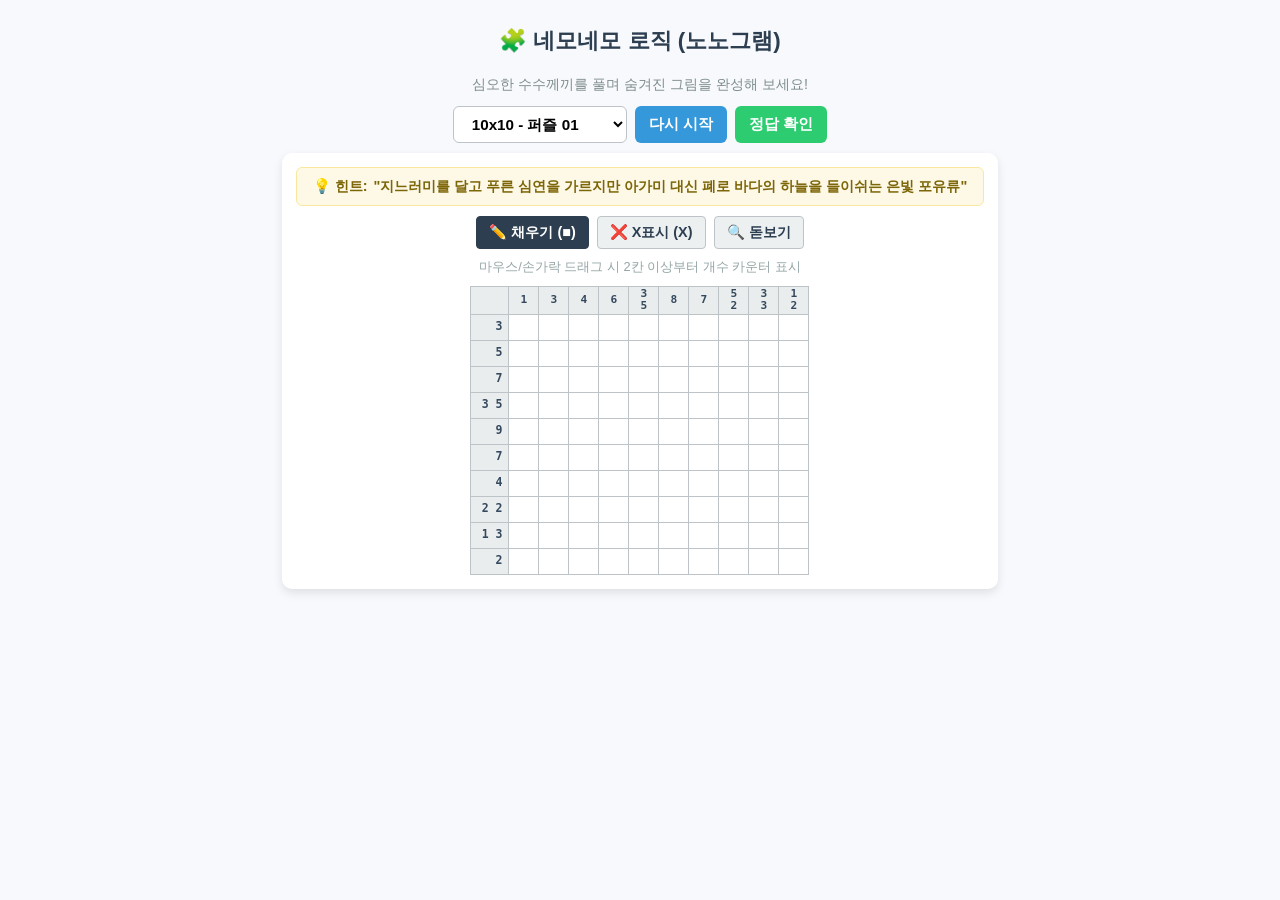
<file: nonogram4.html>
<!DOCTYPE html>
<html lang="ko">
<head>
    <meta charset="UTF-8">
    <meta name="viewport" content="width=device-width, initial-scale=1.0, maximum-scale=1.0, user-scalable=no">
    <title>스마트 네모네모 로직 (마스터 에디션)</title>
    <style>
        body {
            font-family: 'Arial', sans-serif;
            background-color: #f7f9fc;
            display: flex;
            flex-direction: column;
            align-items: center;
            justify-content: center;
            margin: 0;
            padding: 10px;
            user-select: none;
            -webkit-user-select: none;
        }
        h1 {
            color: #2c3e50;
            font-size: 1.4rem;
            margin-bottom: 5px;
            text-align: center;
        }
        p.subtitle {
            color: #7f8c8d;
            font-size: 0.9rem;
            margin-bottom: 12px;
            text-align: center;
        }
        .controls {
            margin-bottom: 10px;
            display: flex;
            gap: 8px;
            flex-wrap: wrap;
            justify-content: center;
            align-items: center;
        }
        select, button {
            padding: 8px 14px;
            font-size: 0.95rem;
            border-radius: 6px;
            border: 1px solid #bdc3c7;
            background-color: #fff;
            cursor: pointer;
            font-weight: bold;
        }
        button {
            background-color: #3498db;
            color: white;
            border: none;
        }
        button:active {
            background-color: #2980b9;
        }
        .game-layout {
            display: flex;
            flex-direction: column;
            align-items: center;
            gap: 10px;
            background: white;
            padding: 14px;
            border-radius: 10px;
            box-shadow: 0 4px 10px rgba(0,0,0,0.1);
            max-width: 100%;
            overflow: auto;
            position: relative;
        }
        .hint-banner {
            background-color: #fef9e7;
            border: 1px solid #f9e79f;
            color: #7d6608;
            padding: 8px 16px;
            border-radius: 6px;
            font-size: 0.9rem;
            font-weight: bold;
            display: flex;
            align-items: center;
            gap: 6px;
            max-width: 90vw;
            box-sizing: border-box;
            line-height: 1.4;
        }
        #board-container {
            touch-action: none;
            overflow: auto;
            max-width: 100%;
        }
        table.nonogram-table {
            border-collapse: collapse;
            margin: 0 auto;
            touch-action: none;
        }
        .nonogram-table td {
            border: 1px solid #bdc3c7;
            text-align: center;
            vertical-align: middle;
            font-weight: bold;
            padding: 0;
            user-select: none;
            -webkit-user-select: none;
        }
        .nonogram-table.size-5 td {
            width: 36px;
            height: 36px;
            font-size: 0.85rem;
        }
        .nonogram-table.size-7 td {
            width: 30px;
            height: 30px;
            font-size: 0.78rem;
        }
        .nonogram-table.size-10 td {
            width: 25px;
            height: 25px;
            font-size: 0.72rem;
        }
        .nonogram-table.size-21 td {
            width: 17px;
            height: 17px;
            font-size: 0.58rem;
        }
        .hint-cell {
            background-color: #eaeded;
            color: #34495e;
            font-family: monospace;
            line-height: 1.15;
            font-size: 0.75rem;
            transition: background-color 0.2s, color 0.2s;
        }
        .col-hint-cell {
            white-space: pre-wrap;
            padding: 3px 2px;
        }
        .row-hint-cell {
            white-space: nowrap !important;
            word-break: keep-all !important;
            padding: 0 6px !important;
            text-align: right !important;
        }
        .nonogram-table.size-10 .col-hint-cell {
            font-size: 0.7rem;
            line-height: 1.1;
            padding: 1px 2px;
        }
        .nonogram-table.size-21 .col-hint-cell {
            font-size: 0.6rem;
            line-height: 1.05;
            padding: 1px;
        }
        .nonogram-table.size-21 .row-hint-cell {
            font-size: 0.62rem;
            padding: 0 3px !important;
        }

        @keyframes blinkHint {
            0%, 100% {
                background-color: #eaeded;
                color: #34495e;
            }
            50% {
                background-color: #fadbd8;
                color: #c0392b;
                box-shadow: inset 0 0 0 2px #e74c3c;
            }
        }

        .hint-cell.blink-error {
            animation: blinkHint 0.8s ease-in-out infinite;
            position: relative;
            z-index: 5;
        }

        /* 돋보기 모드 십자선 및 힌트 하이라이트 */
        .hint-cell.inspect-hint {
            background-color: #fdebd0 !important;
            color: #b9770e !important;
            box-shadow: inset 0 0 0 1.5px #f39c12;
        }
        .play-cell.inspect-crosshair {
            background-color: #fef9e7;
        }
        .play-cell.filled.inspect-crosshair {
            background-color: #2c3e50 !important;
            box-shadow: inset 0 0 0 1.5px #f39c12;
        }
        .play-cell.inspect-target {
            outline: 2px solid #e67e22;
            outline-offset: -2px;
            z-index: 4;
            position: relative;
        }

        .play-cell {
            background-color: #ffffff;
            cursor: pointer;
            transition: background-color 0.05s;
        }
        .play-cell:hover {
            background-color: #eaf2f8;
        }
        .play-cell.filled {
            background-color: #2c3e50 !important;
        }
        .play-cell.marked::after {
            content: '✕';
            color: #e74c3c;
            font-size: 1rem;
        }
        .nonogram-table.size-10 .play-cell.marked::after {
            font-size: 0.88rem;
        }
        .nonogram-table.size-21 .play-cell.marked::after {
            font-size: 0.75rem;
        }
        .mode-selector {
            display: flex;
            gap: 8px;
            flex-wrap: wrap;
            justify-content: center;
        }
        .mode-btn {
            padding: 6px 12px;
            font-size: 0.9rem;
            border-radius: 4px;
            border: 1px solid #bdc3c7;
            background: #ecf0f1;
            color: #2c3e50;
            cursor: pointer;
        }
        .mode-btn.active {
            background: #2c3e50;
            color: white;
            border-color: #2c3e50;
        }
        .mode-btn.magnify-btn.active {
            background: #d35400;
            border-color: #d35400;
            color: white;
        }

        /* 돋보기 결과 패널 */
        .magnify-panel {
            display: none;
            width: 100%;
            max-width: 440px;
            background-color: #fdf2e9;
            border: 1.5px solid #f5cba7;
            border-radius: 8px;
            padding: 8px 12px;
            box-sizing: border-box;
            color: #7e5109;
            font-size: 0.86rem;
            line-height: 1.5;
            text-align: center;
        }
        .magnify-panel.visible {
            display: block;
        }
        .magnify-panel .mag-title {
            font-weight: bold;
            color: #ba4a00;
            margin-bottom: 2px;
        }
        .magnify-panel .mag-row {
            display: flex;
            justify-content: center;
            gap: 12px;
            flex-wrap: wrap;
        }
        .magnify-panel .mag-badge {
            background: #ffffff;
            border: 1px solid #f0b27a;
            border-radius: 5px;
            padding: 2px 8px;
            font-weight: bold;
            color: #2c3e50;
        }
        .magnify-panel .mag-blocks {
            color: #7f8c8d;
            font-weight: normal;
            font-size: 0.8rem;
            margin-left: 3px;
        }

        .tip-text {
            font-size: 0.8rem;
            color: #95a5a6;
            text-align: center;
        }
        .message {
            margin-top: 10px;
            font-size: 1rem;
            line-height: 1.5;
            font-weight: bold;
            text-align: center;
            min-height: 26px;
        }

        #drag-counter {
            position: fixed;
            display: none;
            pointer-events: none;
            background-color: #e74c3c;
            color: #ffffff;
            font-weight: 900;
            font-size: 0.95rem;
            padding: 4px 10px;
            border-radius: 16px;
            box-shadow: 0 4px 12px rgba(0,0,0,0.35);
            z-index: 10000;
            transform: translate(-50%, -65px);
            white-space: nowrap;
            letter-spacing: 0.5px;
        }
    </style>
</head>
<body>

    <div id="drag-counter">2</div>

    <h1>🧩 네모네모 로직 (노노그램)</h1>
    <p class="subtitle">심오한 수수께끼를 풀며 숨겨진 그림을 완성해 보세요!</p>

    <div class="controls">
        <select id="stageSelect" onchange="initGame()">
            <optgroup label="⭐ 10 x 10 퍼즐 (정예 10제)">
                <option value="10_0" selected>10x10 - 퍼즐 01</option>
                <option value="10_1">10x10 - 퍼즐 02</option>
                <option value="10_2">10x10 - 퍼즐 03</option>
                <option value="10_3">10x10 - 퍼즐 04</option>
                <option value="10_4">10x10 - 퍼즐 05</option>
                <option value="10_5">10x10 - 퍼즐 06</option>
                <option value="10_6">10x10 - 퍼즐 07</option>
                <option value="10_7">10x10 - 퍼즐 08</option>
                <option value="10_8">10x10 - 퍼즐 09</option>
                <option value="10_9">10x10 - 퍼즐 10</option>
            </optgroup>
            <optgroup label="👑 21 x 21 퍼즐 (마스터 25제)">
                <option value="21_0">21x21 - 퍼즐 01</option>
                <option value="21_1">21x21 - 퍼즐 02</option>
                <option value="21_2">21x21 - 퍼즐 03</option>
                <option value="21_3">21x21 - 퍼즐 04</option>
                <option value="21_4">21x21 - 퍼즐 05</option>
                <option value="21_5">21x21 - 퍼즐 06</option>
                <option value="21_6">21x21 - 퍼즐 07</option>
                <option value="21_7">21x21 - 퍼즐 08</option>
                <option value="21_8">21x21 - 퍼즐 09</option>
                <option value="21_9">21x21 - 퍼즐 10</option>
                <option value="21_10">21x21 - 퍼즐 11</option>
                <option value="21_11">21x21 - 퍼즐 12</option>
                <option value="21_12">21x21 - 퍼즐 13</option>
                <option value="21_13">21x21 - 퍼즐 14</option>
                <option value="21_14">21x21 - 퍼즐 15</option>
                <option value="21_15">21x21 - 퍼즐 16</option>
                <option value="21_16">21x21 - 퍼즐 17</option>
                <option value="21_17">21x21 - 퍼즐 18</option>
                <option value="21_18">21x21 - 퍼즐 19</option>
                <option value="21_19">21x21 - 퍼즐 20</option>
                <option value="21_20">21x21 - 퍼즐 21</option>
                <option value="21_21">21x21 - 퍼즐 22</option>
                <option value="21_22">21x21 - 퍼즐 23</option>
                <option value="21_23">21x21 - 퍼즐 24</option>
                <option value="21_24">21x21 - 퍼즐 25</option>
            </optgroup>
            <optgroup label="🌿 7 x 7 퍼즐 (도전 20제)">
                <option value="7_0">7x7 - 퍼즐 01</option>
                <option value="7_1">7x7 - 퍼즐 02</option>
                <option value="7_2">7x7 - 퍼즐 03</option>
                <option value="7_3">7x7 - 퍼즐 04</option>
                <option value="7_4">7x7 - 퍼즐 05</option>
                <option value="7_5">7x7 - 퍼즐 06</option>
                <option value="7_6">7x7 - 퍼즐 07</option>
                <option value="7_7">7x7 - 퍼즐 08</option>
                <option value="7_8">7x7 - 퍼즐 09</option>
                <option value="7_9">7x7 - 퍼즐 10</option>
                <option value="7_10">7x7 - 퍼즐 11</option>
                <option value="7_11">7x7 - 퍼즐 12</option>
                <option value="7_12">7x7 - 퍼즐 13</option>
                <option value="7_13">7x7 - 퍼즐 14</option>
                <option value="7_14">7x7 - 퍼즐 15</option>
                <option value="7_15">7x7 - 퍼즐 16</option>
                <option value="7_16">7x7 - 퍼즐 17</option>
                <option value="7_17">7x7 - 퍼즐 18</option>
                <option value="7_18">7x7 - 퍼즐 19</option>
                <option value="7_19">7x7 - 퍼즐 20</option>
            </optgroup>
            <optgroup label="🌱 5 x 5 퍼즐 (입문 20제)">
                <option value="5_0">5x5 - 퍼즐 01</option>
                <option value="5_1">5x5 - 퍼즐 02</option>
                <option value="5_2">5x5 - 퍼즐 03</option>
                <option value="5_3">5x5 - 퍼즐 04</option>
                <option value="5_4">5x5 - 퍼즐 05</option>
                <option value="5_5">5x5 - 퍼즐 06</option>
                <option value="5_6">5x5 - 퍼즐 07</option>
                <option value="5_7">5x5 - 퍼즐 08</option>
                <option value="5_8">5x5 - 퍼즐 09</option>
                <option value="5_9">5x5 - 퍼즐 10</option>
                <option value="5_10">5x5 - 퍼즐 11</option>
                <option value="5_11">5x5 - 퍼즐 12</option>
                <option value="5_12">5x5 - 퍼즐 13</option>
                <option value="5_13">5x5 - 퍼즐 14</option>
                <option value="5_14">5x5 - 퍼즐 15</option>
                <option value="5_15">5x5 - 퍼즐 16</option>
                <option value="5_16">5x5 - 퍼즐 17</option>
                <option value="5_17">5x5 - 퍼즐 18</option>
                <option value="5_18">5x5 - 퍼즐 19</option>
                <option value="5_19">5x5 - 퍼즐 20</option>
            </optgroup>
        </select>
        <button onclick="initGame()">다시 시작</button>
        <button onclick="checkAnswer()" style="background-color: #2ecc71;">정답 확인</button>
    </div>

    <div class="game-layout">
        <div class="hint-banner" id="hintBanner">
            <span>💡 힌트:</span> <span id="hintText">로딩 중...</span>
        </div>

        <div class="mode-selector">
            <button class="mode-btn active" id="modeFill" onclick="setMode('fill')">✏️ 채우기 (■)</button>
            <button class="mode-btn" id="modeMark" onclick="setMode('mark')">❌ X표시 (X)</button>
            <button class="mode-btn magnify-btn" id="modeMagnify" onclick="setMode('magnify')">🔍 돋보기</button>
        </div>

        <!-- 돋보기 측정 결과 표시 패널 -->
        <div class="magnify-panel" id="magnifyPanel">
            <div class="mag-title" id="magTitle">🔍 칸을 터치하거나 드래그하여 색칠된 개수를 확인하세요</div>
            <div class="mag-row" id="magDetail" style="display: none;">
                <span class="mag-badge" id="magRowInfo">가로: 0칸</span>
                <span class="mag-badge" id="magColInfo">세로: 0칸</span>
            </div>
        </div>

        <div class="tip-text" id="tipText">마우스/손가락 드래그 시 2칸 이상부터 개수 카운터 표시</div>
        <div id="board-container"></div>
    </div>

    <div class="message" id="message"></div>

    <!-- 분리된 퍼즐 데이터 파일 연동 -->
    <script src="puzzles.js"></script>

    <script>
        let size = 10;
        let solution = [];
        let playerBoard = [];
        let currentMode = 'fill';
        let currentTitle = '';
        
        let isDragging = false;
        let isInspecting = false;
        let startR = -1;
        let startC = -1;
        let dragTargetVal = 0;
        let boardSnapshot = [];
        let activeLineCells = [];
        let touchEventsInitialized = false;

        function clearBlinkErrors() {
            document.querySelectorAll('.hint-cell').forEach(cell => {
                cell.classList.remove('blink-error');
            });
        }

        function clearInspectHighlights() {
            document.querySelectorAll('.play-cell').forEach(cell => {
                cell.classList.remove('inspect-crosshair', 'inspect-target');
            });
            document.querySelectorAll('.hint-cell').forEach(cell => {
                cell.classList.remove('inspect-hint');
            });
        }

        function resetMagnifyPanel() {
            const titleEl = document.getElementById('magTitle');
            const detailEl = document.getElementById('magDetail');
            if (titleEl) titleEl.innerText = '🔍 칸을 터치하거나 드래그하여 색칠된 개수를 확인하세요';
            if (detailEl) detailEl.style.display = 'none';
        }

        function initGame() {
            const parts = document.getElementById('stageSelect').value.split('_');
            size = parseInt(parts[0]);
            const puzzleIdx = parseInt(parts[1]);

            const selectedPuzzle = puzzleDatabase[size][puzzleIdx];
            solution = selectedPuzzle.grid;
            currentTitle = selectedPuzzle.title;
            
            document.getElementById('hintText').innerText = `"${selectedPuzzle.hint}"`;
            document.getElementById('message').innerText = '';

            isDragging = false;
            isInspecting = false;
            startR = -1;
            startC = -1;
            activeLineCells = [];
            boardSnapshot = [];
            const counter = document.getElementById('drag-counter');
            if (counter) counter.style.display = 'none';

            clearBlinkErrors();
            clearInspectHighlights();
            resetMagnifyPanel();

            playerBoard = Array(size).fill(0).map(() => Array(size).fill(0));
            renderBoard();
        }

        function setMode(mode) {
            currentMode = mode;
            document.getElementById('modeFill').classList.toggle('active', mode === 'fill');
            document.getElementById('modeMark').classList.toggle('active', mode === 'mark');
            document.getElementById('modeMagnify').classList.toggle('active', mode === 'magnify');

            const magPanel = document.getElementById('magnifyPanel');
            const tipText = document.getElementById('tipText');

            if (mode === 'magnify') {
                magPanel.classList.add('visible');
                tipText.style.display = 'none';
            } else {
                magPanel.classList.remove('visible');
                tipText.style.display = 'block';
                clearInspectHighlights();
                resetMagnifyPanel();
            }
        }

        function getHints(line) {
            let hints = [];
            let count = 0;
            for (let val of line) {
                if (val === 1) {
                    count++;
                } else if (count > 0) {
                    hints.push(count);
                    count = 0;
                }
            }
            if (count > 0) hints.push(count);
            return hints.length > 0 ? hints.join(' ') : '0';
        }

        // 현재 플레이어가 칠한 줄의 총 칸 수 및 블록 배열 계산
        function analyzeLineFilled(line) {
            let total = 0;
            let blocks = [];
            let count = 0;
            for (let val of line) {
                if (val === 1) {
                    total++;
                    count++;
                } else if (count > 0) {
                    blocks.push(count);
                    count = 0;
                }
            }
            if (count > 0) blocks.push(count);
            return { total, blocks };
        }

        // 돋보기 모드: 특정 칸(r, c)의 가로·세로 색칠 현황 분석 및 하이라이트
        function inspectCell(r, c) {
            clearInspectHighlights();

            // 가로줄(r) 하이라이트
            for (let col = 0; col < size; col++) {
                const cellEl = document.getElementById(`cell-${r}-${col}`);
                if (cellEl) cellEl.classList.add('inspect-crosshair');
            }
            // 세로줄(c) 하이라이트
            for (let row = 0; row < size; row++) {
                const cellEl = document.getElementById(`cell-${row}-${c}`);
                if (cellEl) cellEl.classList.add('inspect-crosshair');
            }

            // 기준 셀 및 힌트 헤더 강조
            const targetEl = document.getElementById(`cell-${r}-${c}`);
            if (targetEl) targetEl.classList.add('inspect-target');

            const rowHintEl = document.getElementById(`row-hint-${r}`);
            if (rowHintEl) rowHintEl.classList.add('inspect-hint');

            const colHintEl = document.getElementById(`col-hint-${c}`);
            if (colHintEl) colHintEl.classList.add('inspect-hint');

            // 색칠된 칸 수 집계
            const rowStats = analyzeLineFilled(playerBoard[r]);
            let colArr = [];
            for (let row = 0; row < size; row++) {
                colArr.push(playerBoard[row][c]);
            }
            const colStats = analyzeLineFilled(colArr);

            const rowBlocksText = rowStats.blocks.length > 0 ? `(${rowStats.blocks.join(' · ')})` : '';
            const colBlocksText = colStats.blocks.length > 0 ? `(${colStats.blocks.join(' · ')})` : '';

            document.getElementById('magTitle').innerText = `🔍 ${r + 1}행 · ${c + 1}열 기준 색칠된 칸 수`;
            document.getElementById('magRowInfo').innerHTML = `가로(${r + 1}행): ${rowStats.total}칸 <span class="mag-blocks">${rowBlocksText}</span>`;
            document.getElementById('magColInfo').innerHTML = `세로(${c + 1}열): ${colStats.total}칸 <span class="mag-blocks">${colBlocksText}</span>`;
            document.getElementById('magDetail').style.display = 'flex';
        }

        function renderBoard() {
            const container = document.getElementById('board-container');
            
            let rowHints = solution.map(row => getHints(row));
            let colHints = [];
            for (let c = 0; c < size; c++) {
                let col = [];
                for (let r = 0; r < size; r++) {
                    col.push(solution[r][c]);
                }
                colHints.push(getHints(col));
            }

            let html = `<table class="nonogram-table size-${size}">`;
            
            html += '<tr><td class="hint-cell"></td>';
            for (let c = 0; c < size; c++) {
                html += `<td class="hint-cell col-hint-cell" id="col-hint-${c}">${colHints[c].split(' ').join('<br>')}</td>`;
            }
            html += '</tr>';

            for (let r = 0; r < size; r++) {
                html += '<tr>';
                html += `<td class="hint-cell row-hint-cell" id="row-hint-${r}">${rowHints[r]}</td>`;
                
                for (let c = 0; c < size; c++) {
                    html += `<td class="play-cell" id="cell-${r}-${c}" 
                                onmousedown="handleMouseDown(${r}, ${c}, event)"></td>`;
                }
                html += '</tr>';
            }

            html += '</table>';
            container.innerHTML = html;
            container.oncontextmenu = (e) => e.preventDefault();
        }

        function handleMouseDown(r, c, event) {
            if (event.button !== 0 && event.button !== 2) return;
            event.preventDefault();

            if (currentMode === 'magnify') {
                isInspecting = true;
                inspectCell(r, c);
                return;
            }

            let isRightClick = (event.button === 2);
            startDrag(r, c, event.clientX, event.clientY, isRightClick);
        }

        function startDrag(r, c, clientX, clientY, isSecondaryAction) {
            clearBlinkErrors();
            isDragging = true;
            startR = r;
            startC = c;
            activeLineCells = [];
            boardSnapshot = playerBoard.map(row => [...row]);

            let activeMode = currentMode;
            if (isSecondaryAction) {
                activeMode = (currentMode === 'fill') ? 'mark' : 'fill';
            }

            let curVal = playerBoard[r][c];
            if (activeMode === 'fill') {
                dragTargetVal = (curVal === 1) ? 0 : 1;
            } else {
                dragTargetVal = (curVal === -1) ? 0 : -1;
            }

            const counter = document.getElementById('drag-counter');
            if (counter) counter.style.display = 'none';

            updateLine(r, c, clientX, clientY);
        }

        function updateLine(curR, curC, clientX, clientY) {
            const dr = Math.abs(curR - startR);
            const dc = Math.abs(curC - startC);

            let lineCells = [];
            if (dc >= dr) {
                const minC = Math.min(startC, curC);
                const maxC = Math.max(startC, curC);
                for (let c = minC; c <= maxC; c++) {
                    lineCells.push({r: startR, c: c});
                }
            } else {
                const minR = Math.min(startR, curR);
                const maxR = Math.max(startR, curR);
                for (let r = minR; r <= maxR; r++) {
                    lineCells.push({r: r, c: startC});
                }
            }

            for (let cell of activeLineCells) {
                const origVal = boardSnapshot[cell.r][cell.c];
                playerBoard[cell.r][cell.c] = origVal;
                updateCellDOM(cell.r, cell.c, origVal);
            }

            for (let cell of lineCells) {
                playerBoard[cell.r][cell.c] = dragTargetVal;
                updateCellDOM(cell.r, cell.c, dragTargetVal);
            }

            activeLineCells = lineCells;

            const counter = document.getElementById('drag-counter');
            if (counter) {
                if (lineCells.length >= 2) {
                    counter.innerText = lineCells.length;
                    counter.style.display = 'block';
                    if (clientX !== undefined && clientY !== undefined) {
                        counter.style.left = `${clientX}px`;
                        counter.style.top = `${clientY}px`;
                    }
                } else {
                    counter.style.display = 'none';
                }
            }
        }

        function updateCellDOM(r, c, val) {
            const el = document.getElementById(`cell-${r}-${c}`);
            if (!el) return;
            el.className = 'play-cell';
            if (val === 1) el.classList.add('filled');
            if (val === -1) el.classList.add('marked');
        }

        window.addEventListener('mousemove', (e) => {
            if (isInspecting && currentMode === 'magnify') {
                const target = document.elementFromPoint(e.clientX, e.clientY);
                if (target && target.classList.contains('play-cell')) {
                    const parts = target.id.split('-');
                    inspectCell(parseInt(parts[1]), parseInt(parts[2]));
                }
                return;
            }

            if (!isDragging) return;
            const counter = document.getElementById('drag-counter');
            if (counter && counter.style.display === 'block') {
                counter.style.left = `${e.clientX}px`;
                counter.style.top = `${e.clientY}px`;
            }

            const target = document.elementFromPoint(e.clientX, e.clientY);
            if (target && target.classList.contains('play-cell')) {
                const parts = target.id.split('-');
                updateLine(parseInt(parts[1]), parseInt(parts[2]), e.clientX, e.clientY);
            }
        });

        window.addEventListener('mouseup', () => {
            if (isInspecting) {
                isInspecting = false;
            }
            if (isDragging) {
                isDragging = false;
                const counter = document.getElementById('drag-counter');
                if (counter) counter.style.display = 'none';
            }
        });

        function initTouchEventsOnce() {
            if (touchEventsInitialized) return;
            touchEventsInitialized = true;

            const container = document.getElementById('board-container');

            container.addEventListener('touchstart', (e) => {
                if (e.touches.length > 1) return;
                const touch = e.touches[0];
                const target = document.elementFromPoint(touch.clientX, touch.clientY);
                if (target && target.classList.contains('play-cell')) {
                    e.preventDefault();
                    const parts = target.id.split('-');
                    const r = parseInt(parts[1]);
                    const c = parseInt(parts[2]);

                    if (currentMode === 'magnify') {
                        isInspecting = true;
                        inspectCell(r, c);
                        return;
                    }

                    startDrag(r, c, touch.clientX, touch.clientY, false);
                }
            }, { passive: false });

            container.addEventListener('touchmove', (e) => {
                if (e.touches.length > 1) return;
                const touch = e.touches[0];

                if (isInspecting && currentMode === 'magnify') {
                    e.preventDefault();
                    const target = document.elementFromPoint(touch.clientX, touch.clientY);
                    if (target && target.classList.contains('play-cell')) {
                        const parts = target.id.split('-');
                        inspectCell(parseInt(parts[1]), parseInt(parts[2]));
                    }
                    return;
                }

                if (!isDragging) return;
                e.preventDefault();
                
                const target = document.elementFromPoint(touch.clientX, touch.clientY);
                if (target && target.classList.contains('play-cell')) {
                    const parts = target.id.split('-');
                    updateLine(parseInt(parts[1]), parseInt(parts[2]), touch.clientX, touch.clientY);
                } else {
                    const counter = document.getElementById('drag-counter');
                    if (counter && counter.style.display === 'block') {
                        counter.style.left = `${touch.clientX}px`;
                        counter.style.top = `${touch.clientY}px`;
                    }
                }
            }, { passive: false });

            const endTouch = () => {
                if (isInspecting) {
                    isInspecting = false;
                }
                if (isDragging) {
                    isDragging = false;
                    const counter = document.getElementById('drag-counter');
                    if (counter) counter.style.display = 'none';
                }
            };

            window.addEventListener('touchend', endTouch);
            window.addEventListener('touchcancel', endTouch);
        }

        function checkAnswer() {
            const msg = document.getElementById('message');
            clearBlinkErrors();

            let wrongRows = [];
            let wrongCols = [];

            for (let r = 0; r < size; r++) {
                for (let c = 0; c < size; c++) {
                    let actual = (playerBoard[r][c] === 1) ? 1 : 0;
                    if (actual !== solution[r][c]) {
                        wrongRows.push(r);
                        break;
                    }
                }
            }

            for (let c = 0; c < size; c++) {
                for (let r = 0; r < size; r++) {
                    let actual = (playerBoard[r][c] === 1) ? 1 : 0;
                    if (actual !== solution[r][c]) {
                        wrongCols.push(c);
                        break;
                    }
                }
            }

            if (wrongRows.length === 0 && wrongCols.length === 0) {
                msg.style.color = '#27ae60';
                msg.innerHTML = `🎉 정답입니다! 수수께끼의 정체는 [<b>${currentTitle}</b>]였습니다!`;
            } else {
                wrongRows.forEach(r => {
                    const el = document.getElementById(`row-hint-${r}`);
                    if (el) el.classList.add('blink-error');
                });
                wrongCols.forEach(c => {
                    const el = document.getElementById(`col-hint-${c}`);
                    if (el) el.classList.add('blink-error');
                });

                msg.style.color = '#c0392b';
                msg.innerText = '❌ 아직 완성되지 않았거나 틀린 부분이 있습니다. 깜빡이는 힌트를 확인해 보세요!';
            }
        }

        window.onload = () => {
            initGame();
            initTouchEventsOnce();
        };
    </script>
</body>
</html>
</file>
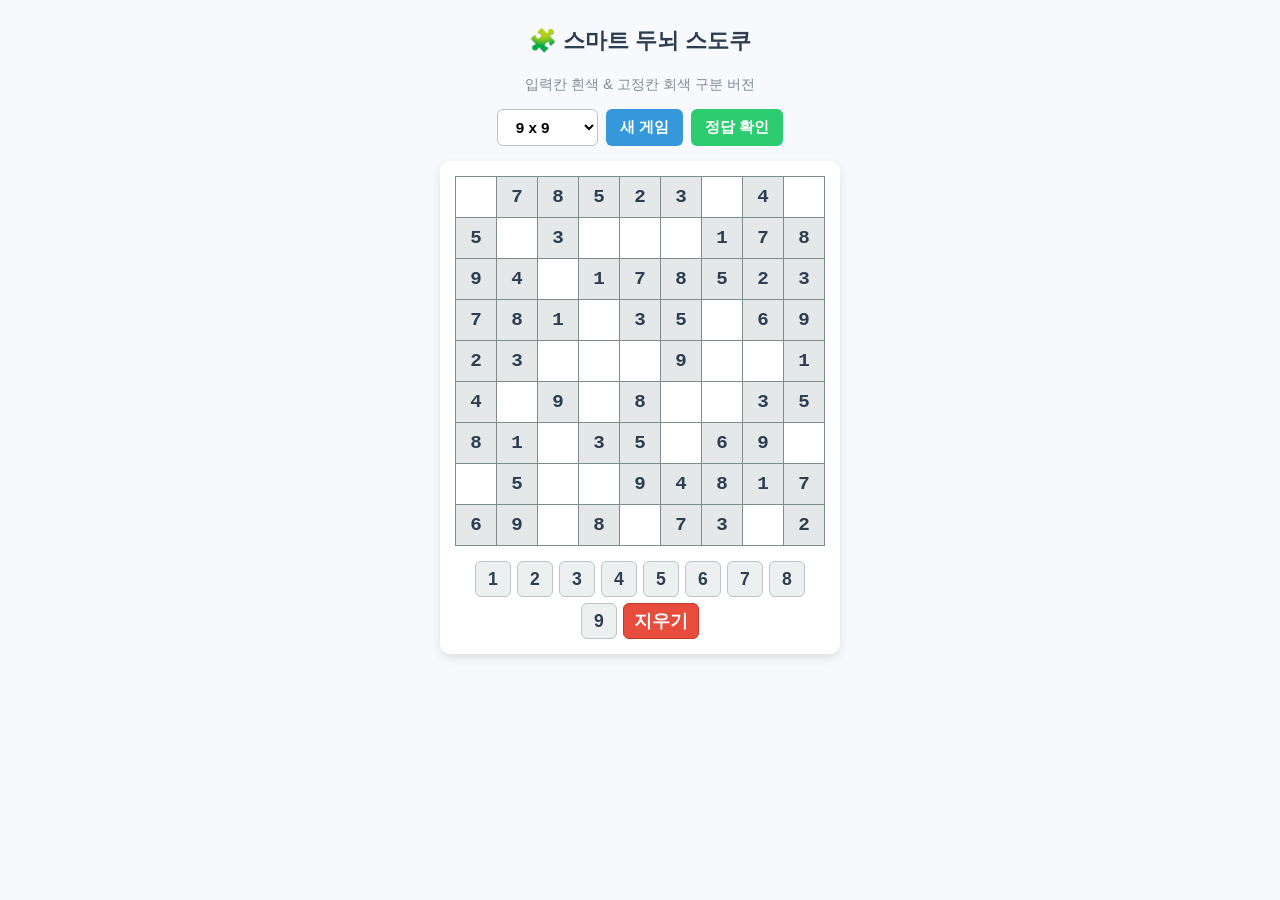
<file: sudoku.html>
<!DOCTYPE html>
<html lang="ko">
<head>
    <meta charset="UTF-8">
    <meta name="viewport" content="width=device-width, initial-scale=1.0">
    <title>스마트 두뇌 스도쿠 (색상 구분 완성 버전)</title>
    <style>
        body {
            font-family: 'Arial', sans-serif;
            background-color: #f7f9fc;
            display: flex;
            flex-direction: column;
            align-items: center;
            justify-content: center;
            margin: 0;
            padding: 10px;
            user-select: none;
            -webkit-user-select: none;
        }
        h1 {
            color: #2c3e50;
            font-size: 1.4rem;
            margin-bottom: 5px;
            text-align: center;
        }
        p.subtitle {
            color: #7f8c8d;
            font-size: 0.9rem;
            margin-bottom: 15px;
            text-align: center;
        }
        .controls {
            margin-bottom: 15px;
            display: flex;
            gap: 8px;
            flex-wrap: wrap;
            justify-content: center;
        }
        select, button {
            padding: 8px 14px;
            font-size: 0.95rem;
            border-radius: 6px;
            border: 1px solid #bdc3c7;
            background-color: #fff;
            cursor: pointer;
            font-weight: bold;
        }
        button {
            background-color: #3498db;
            color: white;
            border: none;
        }
        button:active {
            background-color: #2980b9;
        }
        .game-layout {
            display: flex;
            flex-direction: column;
            align-items: center;
            gap: 15px;
            background: white;
            padding: 15px;
            border-radius: 10px;
            box-shadow: 0 4px 10px rgba(0,0,0,0.1);
            max-width: 100%;
        }
        #board-container {
            overflow: auto;
            max-width: 100%;
        }
        table {
            border-collapse: collapse;
            margin: 0 auto;
        }
        td {
            border: 1px solid #7f8c8d;
            width: 40px;
            height: 40px;
            text-align: center;
            vertical-align: middle;
            padding: 0;
        }
        /* 입력칸: type="text"와 모바일 커서 최적화 */
        input.sudoku-cell {
            width: 100%;
            height: 100%;
            border: none;
            text-align: center;
            font-size: 1.2rem;
            font-weight: bold;
            background-color: #ffffff;
            box-sizing: border-box;
            color: #2980b9;
            font-family: 'Courier New', Courier, monospace;
            cursor: pointer;
            padding: 0;
        }
        /* 선택된 셀 강조 스타일 */
        input.sudoku-cell:focus, input.sudoku-cell.active-cell {
            outline: 2px solid #e74c3c;
            background-color: #fadbd8 !important;
        }
        /* 숫자 10 전용 스타일 (0 잘림 방지) */
        input.sudoku-cell.num-10 {
            font-size: 0.92rem !important;
            letter-spacing: -1.5px;
            padding-right: 1px;
        }
        /* 고정 숫자 칸 */
        .fixed-cell {
            background-color: #e5e8e8 !important;
            color: #2c3e50 !important;
            font-weight: 900;
            font-family: 'Arial', sans-serif;
            cursor: default !important;
        }
        /* 중복 오류 하이라이트 */
        .error-highlight {
            background-color: #f9e79f !important;
            color: #7d6608 !important;
        }
        .number-pad {
            display: flex;
            gap: 6px;
            flex-wrap: wrap;
            justify-content: center;
            max-width: 350px;
        }
        .pad-btn {
            width: 36px;
            height: 36px;
            font-size: 1.1rem;
            font-weight: bold;
            background-color: #ecf0f1;
            color: #2c3e50;
            border: 1px solid #bdc3c7;
            border-radius: 6px;
            cursor: pointer;
            transition: all 0.1s ease;
            padding: 0;
        }
        .pad-btn.num-10 {
            font-size: 0.95rem;
            letter-spacing: -1px;
        }
        .pad-btn:hover {
            background-color: #3498db;
            color: white;
            border-color: #3498db;
        }
        .pad-btn.clear-btn {
            width: auto;
            padding: 0 10px;
            background-color: #e74c3c;
            color: white;
            border-color: #c0392b;
        }
        .message {
            margin-top: 15px;
            font-size: 1rem;
            font-weight: bold;
            text-align: center;
            min-height: 24px;
        }
    </style>
</head>
<body>

    <h1>🧩 스마트 두뇌 스도쿠</h1>
    <p class="subtitle">입력칸 흰색 & 고정칸 회색 구분 버전</p>

    <div class="controls">
        <select id="sizeSelect">
            <option value="4">4 x 4</option>
            <option value="5">5 x 5</option>
            <option value="6">6 x 6</option>
            <option value="7">7 x 7</option>
            <option value="8">8 x 8</option>
            <option value="9" selected>9 x 9</option>
            <option value="10">10 x 10</option>
        </select>
        <button onclick="initGame()">새 게임</button>
        <button onclick="checkAnswer()" style="background-color: #2ecc71;">정답 확인</button>
    </div>

    <div class="game-layout">
        <div id="board-container">
            <div id="sudoku-board"></div>
        </div>
        <div class="number-pad" id="numberPad"></div>
    </div>

    <div class="message" id="message"></div>

    <script>
        let currentSize = 9;
        let solutionBoard = [];
        let puzzleBoard = [];
        let activeCell = null;

        const templates = {
            4: [
                [1, 2, 3, 4],
                [3, 4, 1, 2],
                [2, 1, 4, 3],
                [4, 3, 2, 1]
            ],
            5: [
                [1, 2, 3, 4, 5],
                [4, 5, 1, 2, 3],
                [2, 3, 4, 5, 1],
                [5, 1, 2, 3, 4],
                [3, 4, 5, 1, 2]
            ],
            6: [
                [1, 2, 3, 4, 5, 6],
                [3, 4, 5, 6, 1, 2],
                [5, 6, 1, 2, 3, 4],
                [2, 1, 4, 3, 6, 5],
                [4, 3, 6, 5, 2, 1],
                [6, 5, 2, 1, 4, 3]
            ],
            7: [
                [1, 2, 3, 4, 5, 6, 7],
                [3, 4, 5, 6, 7, 1, 2],
                [5, 6, 7, 1, 2, 3, 4],
                [7, 1, 2, 3, 4, 5, 6],
                [2, 3, 4, 5, 6, 7, 1],
                [4, 5, 6, 7, 1, 2, 3],
                [6, 7, 1, 2, 3, 4, 5]
            ],
            8: [
                [1, 2, 3, 4, 5, 6, 7, 8],
                [3, 4, 1, 2, 7, 8, 5, 6],
                [5, 6, 7, 8, 1, 2, 3, 4],
                [7, 8, 5, 6, 3, 4, 1, 2],
                [2, 1, 4, 3, 6, 5, 8, 7],
                [4, 3, 2, 1, 8, 7, 6, 5],
                [6, 5, 8, 7, 2, 1, 4, 3],
                [8, 7, 6, 5, 4, 3, 2, 1]
            ],
            9: [
                [1, 2, 3, 4, 5, 6, 7, 8, 9],
                [4, 5, 6, 7, 8, 9, 1, 2, 3],
                [7, 8, 9, 1, 2, 3, 4, 5, 6],
                [2, 3, 1, 5, 6, 4, 8, 9, 7],
                [5, 6, 4, 8, 9, 7, 2, 3, 1],
                [8, 9, 7, 2, 3, 1, 5, 6, 4],
                [3, 1, 2, 6, 4, 5, 9, 7, 8],
                [6, 4, 5, 9, 7, 8, 3, 1, 2],
                [9, 7, 8, 3, 1, 2, 6, 4, 5]
            ],
            10: [
                [1, 2, 3, 4, 5, 6, 7, 8, 9, 10],
                [3, 4, 5, 6, 7, 8, 9, 10, 1, 2],
                [5, 6, 7, 8, 9, 10, 1, 2, 3, 4],
                [7, 8, 9, 10, 1, 2, 3, 4, 5, 6],
                [9, 10, 1, 2, 3, 4, 5, 6, 7, 8],
                [2, 1, 4, 3, 6, 5, 8, 7, 10, 9],
                [4, 3, 6, 5, 8, 7, 10, 9, 2, 1],
                [6, 5, 8, 7, 10, 9, 2, 1, 4, 3],
                [8, 7, 10, 9, 2, 1, 4, 3, 6, 5],
                [10, 9, 2, 1, 4, 3, 6, 5, 8, 7]
            ]
        };

        function initGame() {
            currentSize = parseInt(document.getElementById('sizeSelect').value);
            document.getElementById('message').innerText = '';
            activeCell = null;
            
            let baseTemplate = templates[currentSize];
            solutionBoard = JSON.parse(JSON.stringify(baseTemplate));

            let nums = Array.from({length: currentSize}, (_, i) => i + 1);
            nums.sort(() => Math.random() - 0.5);

            for (let r = 0; r < currentSize; r++) {
                for (let c = 0; c < currentSize; c++) {
                    solutionBoard[r][c] = nums[baseTemplate[r][c] - 1];
                }
            }

            puzzleBoard = JSON.parse(JSON.stringify(solutionBoard));
            let removeCount = Math.max(1, Math.floor(currentSize * currentSize * 0.35));
            
            let removed = 0;
            while (removed < removeCount) {
                let rr = Math.floor(Math.random() * currentSize);
                let rc = Math.floor(Math.random() * currentSize);
                if (puzzleBoard[rr][rc] !== 0) {
                    puzzleBoard[rr][rc] = 0;
                    removed++;
                }
            }
            renderBoard();
            renderNumberPad();
        }

        function renderBoard() {
            const container = document.getElementById('sudoku-board');
            let html = '<table>';
            
            for (let r = 0; r < currentSize; r++) {
                html += '<tr>';
                for (let c = 0; c < currentSize; c++) {
                    let val = puzzleBoard[r][c];
                    let isFixed = val !== 0;
                    let num10Class = val === 10 ? ' num-10' : '';

                    // inputmode="none"과 readonly로 모바일 가상 키보드 완전 차단
                    if (isFixed) {
                        html += `<td><input type="text" inputmode="none" class="sudoku-cell fixed-cell${num10Class}" id="cell-${r}-${c}" value="${val}" readonly></td>`;
                    } else {
                        html += `<td><input type="text" inputmode="none" class="sudoku-cell" id="cell-${r}-${c}" onclick="setActiveCell(this)" onfocus="setActiveCell(this)" readonly placeholder=""></td>`;
                    }
                }
                html += '</tr>';
            }
            html += '</table>';
            container.innerHTML = html;
        }

        function renderNumberPad() {
            const padContainer = document.getElementById('numberPad');
            let html = '';
            for (let i = 1; i <= currentSize; i++) {
                let num10Class = i === 10 ? ' num-10' : '';
                html += `<button class="pad-btn${num10Class}" onclick="inputNumber(${i})">${i}</button>`;
            }
            html += `<button class="pad-btn clear-btn" onclick="inputNumber('')">지우기</button>`;
            padContainer.innerHTML = html;
        }

        function setActiveCell(element) {
            if (activeCell) {
                activeCell.classList.remove('active-cell');
            }
            activeCell = element;
            activeCell.classList.add('active-cell');
        }

        function inputNumber(num) {
            if (activeCell && !activeCell.classList.contains('fixed-cell')) {
                activeCell.value = num;
                
                // 10이 입력되면 글자 크기 축소 클래스 부여
                if (num === 10 || num === '10') {
                    activeCell.classList.add('num-10');
                } else {
                    activeCell.classList.remove('num-10');
                }
            }
        }

        // PC 사용자를 위한 키보드 지원 (readonly 상태에서도 물리 키보드로 숫자 입력 가능)
        window.addEventListener('keydown', (e) => {
            if (!activeCell || activeCell.classList.contains('fixed-cell')) return;

            if (e.key >= '1' && e.key <= '9') {
                inputNumber(parseInt(e.key));
            } else if (e.key === '0') {
                if (currentSize === 10 && activeCell.value === '1') {
                    inputNumber(10);
                }
            } else if (e.key === 'Backspace' || e.key === 'Delete') {
                inputNumber('');
            }
        });

        function checkAnswer() {
            const msg = document.getElementById('message');
            
            for (let r = 0; r < currentSize; r++) {
                for (let c = 0; c < currentSize; c++) {
                    const cell = document.getElementById(`cell-${r}-${c}`);
                    cell.classList.remove('error-highlight');
                }
            }

            let isComplete = true;
            let userBoard = Array(currentSize).fill(0).map(() => Array(currentSize).fill(0));

            for (let r = 0; r < currentSize; r++) {
                for (let c = 0; c < currentSize; c++) {
                    const cell = document.getElementById(`cell-${r}-${c}`);
                    const val = parseInt(cell.value);
                    if (isNaN(val)) {
                        isComplete = false;
                        userBoard[r][c] = 0;
                    } else {
                        userBoard[r][c] = val;
                    }
                }
            }

            if (!isComplete) {
                msg.style.color = '#e67e22';
                msg.innerText = '⚠️ 아직 채워지지 않은 빈칸이 있습니다!';
                return;
            }

            let isValid = true;
            let errorCells = new Set();

            for (let r = 0; r < currentSize; r++) {
                let seen = {};
                for (let c = 0; c < currentSize; c++) {
                    let val = userBoard[r][c];
                    if (seen[val] !== undefined) {
                        errorCells.add(`${r}-${c}`);
                        errorCells.add(`${r}-${seen[val]}`);
                        isValid = false;
                    } else {
                        seen[val] = c;
                    }
                }
            }

            for (let c = 0; c < currentSize; c++) {
                let seen = {};
                for (let r = 0; r < currentSize; r++) {
                    let val = userBoard[r][c];
                    if (seen[val] !== undefined) {
                        errorCells.add(`${r}-${c}`);
                        errorCells.add(`${seen[val]}-${c}`);
                        isValid = false;
                    } else {
                        seen[val] = r;
                    }
                }
            }

            if (isValid) {
                msg.style.color = '#27ae60';
                msg.innerText = '🎉 정답입니다! 완벽하게 퍼즐을 풀었어요!';
            } else {
                msg.style.color = '#c0392b';
                msg.innerText = '❌ 중복된 숫자가 있습니다. 노란색으로 표시된 칸을 확인해 보세요!';
                
                errorCells.forEach(pos => {
                    const [r, c] = pos.split('-');
                    const cell = document.getElementById(`cell-${r}-${c}`);
                    cell.classList.add('error-highlight');
                });
            }
        }

        window.onload = initGame;
        document.getElementById('sizeSelect').addEventListener('change', initGame);
    </script>
</body>
</html>
</file>
<file: css/style.css>
* {
    box-sizing: border-box;
    margin: 0;
    padding: 0;
    user-select: none;
    -webkit-user-select: none;
}

body {
    font-family: 'Apple SD Gothic Neo', 'Malgun Gothic', sans-serif;
    background-color: #f4f6f9;
    color: #333;
    display: flex;
    justify-content: center;
    align-items: center;
    min-height: 100vh;
    overflow-x: hidden;
}

.app-container {
    display: flex;
    flex-direction: column;
    width: 100%;
    max-width: 900px;
    background: #ffffff;
    box-shadow: 0 8px 24px rgba(0, 0, 0, 0.08);
    border-radius: 16px;
    padding: 14px;
    margin: 10px;
}

header {
    text-align: center;
    margin-bottom: 10px;
}

header h1 {
    font-size: 1.2rem;
    color: #4a5568;
    font-weight: 700;
}

.main-content {
    display: flex;
    flex-direction: column;
    gap: 10px;
    align-items: center;
}

.canvas-wrapper {
    position: relative;
    background: #ffffff;
    border: 3px solid #e2e8f0;
    border-radius: 12px;
    overflow: hidden;
    box-shadow: inset 0 2px 4px rgba(0,0,0,0.04);
}

canvas {
    display: block;
    width: 100%;
    max-width: 480px;
    height: auto;
    touch-action: none;
    cursor: crosshair;
}

.control-panel {
    display: flex;
    flex-direction: column;
    gap: 8px;
    width: 100%;
    max-width: 480px;
    background: #f8fafc;
    padding: 10px;
    border-radius: 12px;
    border: 1px solid #e2e8f0;
}

.control-group {
    display: flex;
    flex-direction: column;
    gap: 4px;
}

.control-label {
    font-size: 0.78rem;
    font-weight: bold;
    color: #64748b;
}

.btn-row {
    display: flex;
    gap: 6px;
    flex-wrap: wrap;
}

button, .tool-btn, .sub-tool-btn, .p-tab, .action-btn {
    padding: 7px 10px;
    border: 1px solid #cbd5e1;
    background: #ffffff;
    border-radius: 6px;
    font-size: 0.8rem;
    cursor: pointer;
    transition: all 0.2s;
    font-weight: 600;
    color: #475569;
}

button:hover {
    background: #f1f5f9;
}

.tool-btn.active, .sub-tool-btn.active, .p-tab.active {
    background: #3b82f6;
    color: #ffffff;
    border-color: #2563eb;
}

.palette-tabs {
    display: flex;
    gap: 4px;
    margin-bottom: 4px;
}

.palette-tabs .p-tab {
    flex: 1;
    text-align: center;
    padding: 5px;
    font-size: 0.75rem;
}

/* 단색 팔레트 그리드 */
.color-palette {
    display: grid;
    grid-template-columns: repeat(12, 1fr);
    gap: 3px;
}

.color-chip {
    width: 100%;
    aspect-ratio: 1;
    border-radius: 4px;
    border: 1px solid rgba(0,0,0,0.1);
    cursor: pointer;
    transition: transform 0.1s;
}

.color-chip:hover, .pattern-chip:hover {
    transform: scale(1.15);
}

.color-chip.selected, .pattern-chip.selected {
    transform: scale(1.18);
    box-shadow: 0 0 0 2px #3b82f6;
    z-index: 2;
}

/* 그라데이션 및 특수 패턴 팔레트 */
.pattern-palette {
    display: grid;
    grid-template-columns: repeat(4, 1fr);
    gap: 5px;
}

.pattern-chip {
    height: 32px;
    border-radius: 6px;
    border: 1px solid #cbd5e1;
    cursor: pointer;
    display: flex;
    align-items: center;
    justify-content: center;
    font-size: 0.72rem;
    font-weight: bold;
    color: #333;
    text-shadow: 0 1px 2px rgba(255,255,255,0.8);
    transition: transform 0.1s;
}

/* 하단 10가지 밑그림 선택 슬라이더 */
.sketch-selector {
    margin-top: 8px;
    width: 100%;
    max-width: 480px;
}

.sketch-grid {
    display: flex;
    gap: 6px;
    overflow-x: auto;
    padding-bottom: 4px;
    scroll-behavior: smooth;
}

.sketch-grid::-webkit-scrollbar {
    height: 5px;
}
.sketch-grid::-webkit-scrollbar-thumb {
    background: #cbd5e1;
    border-radius: 3px;
}

.sketch-thumb {
    flex: 0 0 50px;
    height: 50px;
    background: #ffffff;
    border: 2px solid #e2e8f0;
    border-radius: 8px;
    display: flex;
    flex-direction: column;
    align-items: center;
    justify-content: center;
    cursor: pointer;
    font-size: 14px;
    transition: all 0.2s;
}

.sketch-thumb.selected {
    border-color: #3b82f6;
    background: #eff6ff;
    box-shadow: 0 0 0 2px rgba(59, 130, 246, 0.2);
}

/* 스마트폰 가로 모드 (Landscape) 최적화 */
@media screen and (orientation: landscape) and (max-height: 600px) {
    body {
        align-items: flex-start;
        padding: 4px;
    }

    .app-container {
        max-width: 100%;
        padding: 6px;
        margin: 0;
    }

    header {
        margin-bottom: 2px;
    }

    header h1 {
        font-size: 0.95rem;
    }

    .main-content {
        flex-direction: row;
        justify-content: center;
        align-items: flex-start;
        gap: 10px;
    }

    .canvas-wrapper {
        flex: 0 0 45%;
        max-width: 340px;
    }

    .control-panel {
        flex: 1;
        max-width: 420px;
        padding: 6px;
        gap: 6px;
    }

    .sketch-selector {
        max-width: 100%;
    }
}
</file>
